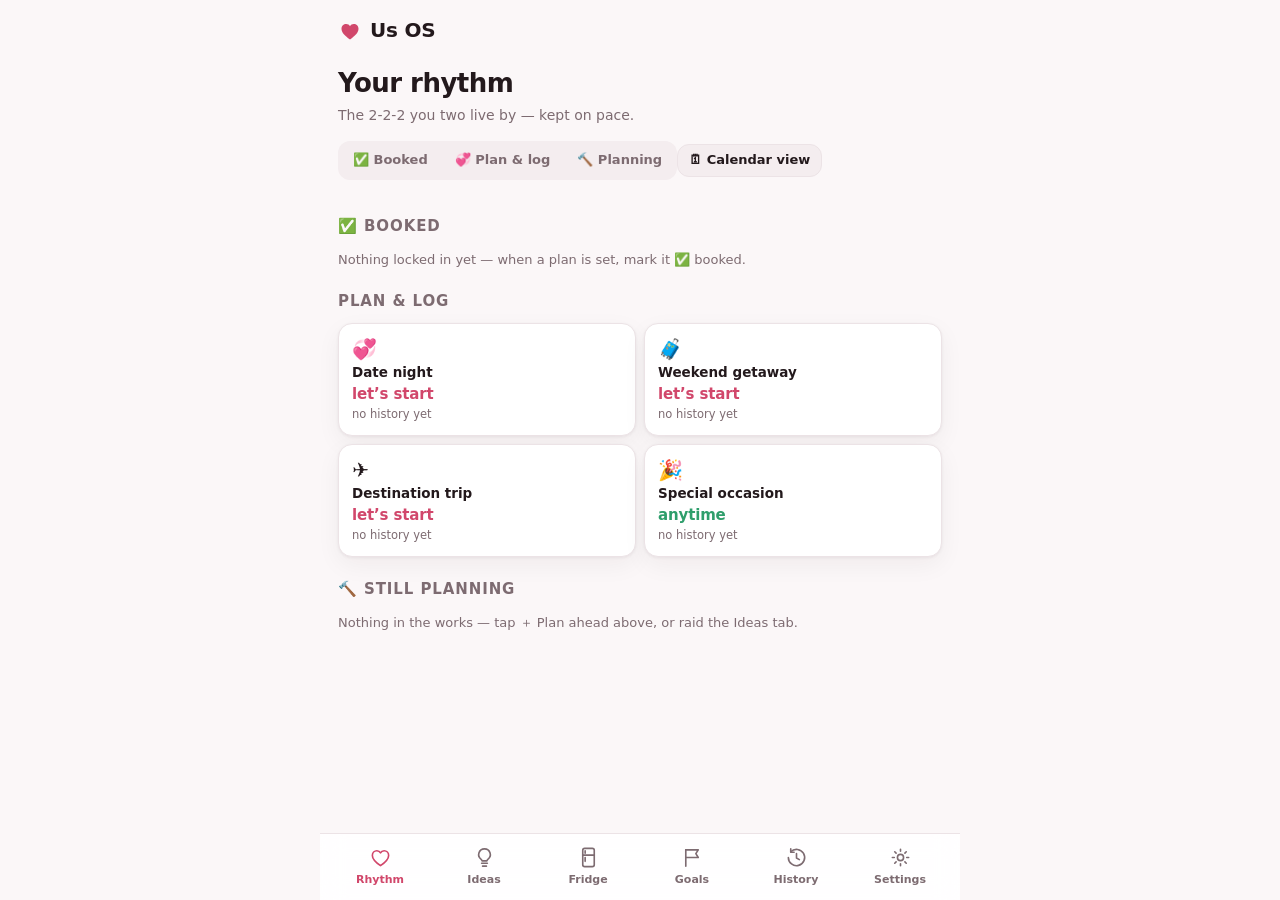
<file: index.html>
<!DOCTYPE html>
<html lang="en" data-theme="light" data-accent="rose">
<head>
  <meta charset="UTF-8">
  <meta name="viewport" content="width=device-width, initial-scale=1, viewport-fit=cover">
  <meta name="theme-color" content="#fbf7f8">
  <title>Ortiz Us OS</title>
  <meta name="description" content="Chris & Kat's 2-2-2 app — date nights, getaways, and trips, kept on rhythm.">

  <link rel="manifest" href="./manifest.json">
  <link rel="icon" href="./icons/icon.svg" type="image/svg+xml">
  <link rel="apple-touch-icon" href="./icons/icon.svg">
  <link rel="stylesheet" href="./styles.css">
</head>
<body>
  <div class="app">
    <header class="topbar">
      <span class="wordmark">
        <svg class="mark" viewBox="0 0 24 24" aria-hidden="true"><path d="M12 20.5C7 17 3.5 13.8 3.5 9.8 3.5 7 5.6 5 8.2 5c1.7 0 3.1.9 3.8 2.2C12.7 5.9 14.1 5 15.8 5c2.6 0 4.7 2 4.7 4.8 0 4-3.5 7.2-8.5 10.7z"/></svg>
        Us&nbsp;OS
      </span>
    </header>

    <main id="view"></main>

    <nav class="tabbar">
      <button class="tab active" data-tab="rhythm"><svg viewBox="0 0 24 24"><path d="M12 20.5C7 17 3.5 13.8 3.5 9.8 3.5 7 5.6 5 8.2 5c1.7 0 3.1.9 3.8 2.2C12.7 5.9 14.1 5 15.8 5c2.6 0 4.7 2 4.7 4.8 0 4-3.5 7.2-8.5 10.7z"/></svg><span>Rhythm</span></button>
      <button class="tab" data-tab="ideas"><svg viewBox="0 0 24 24"><path d="M9 18h6M10 21h4M12 3a6 6 0 0 1 3.5 10.9c-.6.5-.9 1-1 1.6H9.5c-.1-.6-.4-1.1-1-1.6A6 6 0 0 1 12 3z"/></svg><span>Ideas</span></button>
      <button class="tab" data-tab="fridge"><svg viewBox="0 0 24 24"><rect x="6" y="2.5" width="12" height="19" rx="2"/><path d="M6 9.5h12M8.5 5v2.5M8.5 12v4"/></svg><span>Fridge</span></button>
      <button class="tab" data-tab="goals"><svg viewBox="0 0 24 24"><path d="M5 21V4"/><path d="M5 4h13l-2.5 4L18 12H5"/></svg><span>Goals</span></button>
      <button class="tab" data-tab="history"><svg viewBox="0 0 24 24"><path d="M3.5 12a8.5 8.5 0 1 0 2.5-6"/><path d="M6 3v3.5H9.5"/><path d="M12 8v4.5l3 1.7"/></svg><span>History</span></button>
      <button class="tab" data-tab="settings"><svg viewBox="0 0 24 24"><circle cx="12" cy="12" r="3.2"/><path d="M12 3.5v2M12 18.5v2M3.5 12h2M18.5 12h2M6 6l1.4 1.4M16.6 16.6 18 18M18 6l-1.4 1.4M7.4 16.6 6 18"/></svg><span>Settings</span></button>
    </nav>
  </div>
  <script src="./ortiz-drive.js"></script>
  <script type="module" src="./app.js"></script>
</body>
</html>
</file>
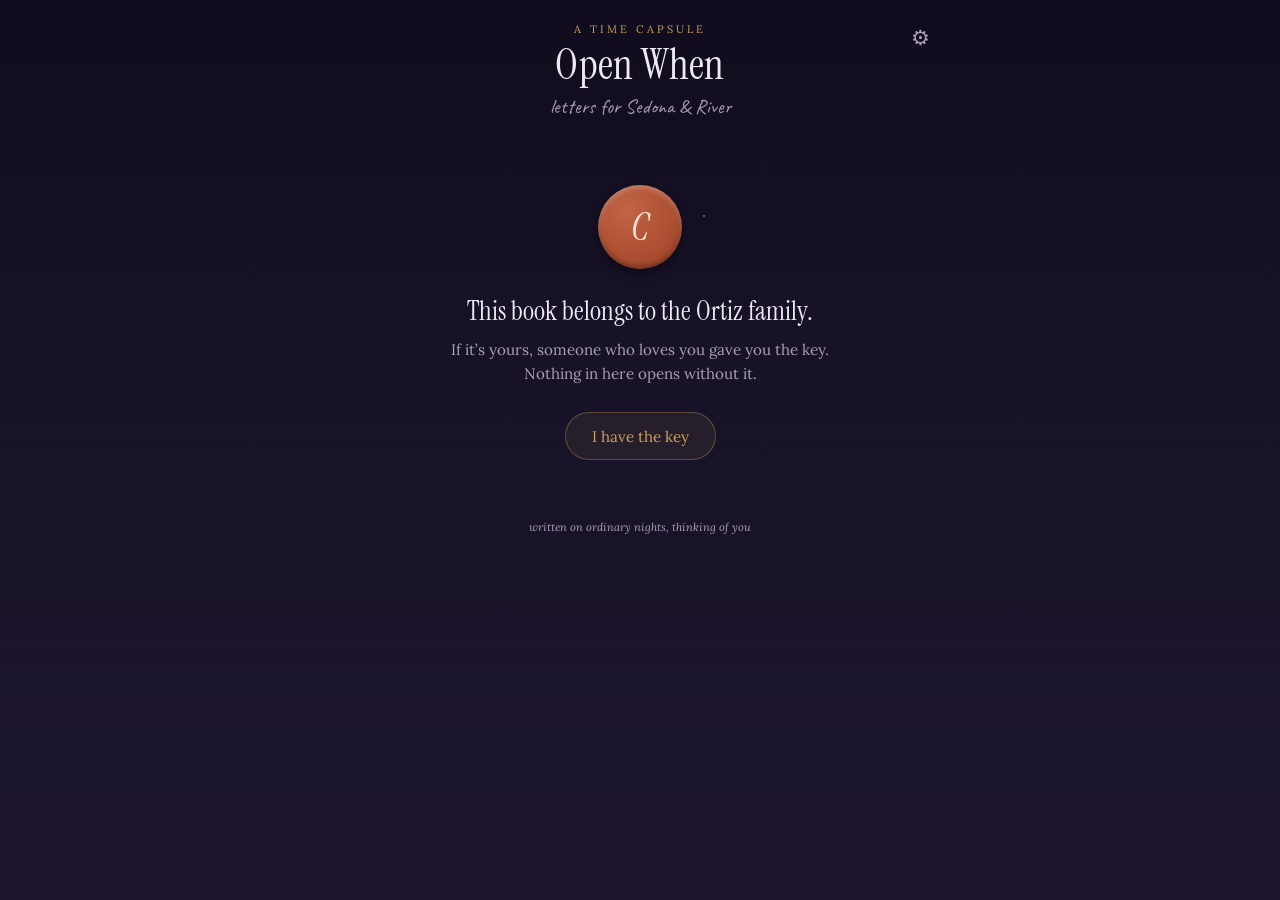
<file: open-when/index.html>
<!DOCTYPE html>
<html lang="en">
<head>
<meta charset="UTF-8">
<meta name="viewport" content="width=device-width, initial-scale=1.0, viewport-fit=cover">
<title>Open When — for Sedona &amp; River</title>
<link rel="preconnect" href="https://fonts.googleapis.com">
<link rel="preconnect" href="https://fonts.gstatic.com" crossorigin>
<link href="https://fonts.googleapis.com/css2?family=Instrument+Serif:ital@0;1&family=Lora:ital,wght@0,400;0,500;1,400&family=Caveat:wght@500;600&display=swap" rel="stylesheet">
<style>
  :root {
    --night: #171226;
    --night-2: #221b35;
    --night-3: #2d2544;
    --paper: #f2e8d6;
    --paper-dim: #e3d5bd;
    --ink: #2c2236;
    --ink-soft: #5c4f66;
    --gold: #c9a35c;
    --gold-soft: rgba(201, 163, 92, 0.35);
    --sedona: #c05b3d;
    --sedona-wax: #9c3f24;
    --river: #4f8fa3;
    --river-wax: #2f6577;
    --both: #8a6fae;
    --both-wax: #6b5390;
    --kat: #b06a8f;
    --text: #efe9f5;
    --text-dim: #a99fb8;
  }
  * { margin: 0; padding: 0; box-sizing: border-box; -webkit-tap-highlight-color: transparent; }
  [hidden] { display: none !important; }
  html { font-size: 16px; }
  body {
    background: var(--night);
    background-image:
      radial-gradient(1px 1px at 12% 18%, rgba(255,255,255,.45) 50%, transparent 51%),
      radial-gradient(1px 1px at 78% 9%, rgba(255,255,255,.35) 50%, transparent 51%),
      radial-gradient(1.5px 1.5px at 55% 24%, rgba(255,255,255,.3) 50%, transparent 51%),
      radial-gradient(1px 1px at 33% 6%, rgba(255,255,255,.4) 50%, transparent 51%),
      radial-gradient(1px 1px at 90% 30%, rgba(255,255,255,.25) 50%, transparent 51%),
      linear-gradient(180deg, #100c1d 0%, var(--night) 38%, #1d1530 100%);
    background-attachment: fixed;
    color: var(--text);
    font-family: 'Lora', Georgia, serif;
    min-height: 100vh;
    padding-bottom: calc(24px + env(safe-area-inset-bottom));
  }
  .wrap { max-width: 640px; margin: 0 auto; padding: 0 18px; }

  /* ---------- Header ---------- */
  header { padding: calc(22px + env(safe-area-inset-top)) 0 6px; text-align: center; position: relative; }
  .eyebrow {
    font-family: 'Lora', serif; font-size: .68rem; letter-spacing: .28em;
    text-transform: uppercase; color: var(--gold); margin-bottom: 8px;
  }
  h1 {
    font-family: 'Instrument Serif', serif; font-weight: 400;
    font-size: 2.6rem; line-height: 1.05; letter-spacing: .01em;
  }
  h1 .amp { font-style: italic; color: var(--gold); }
  .sub {
    font-family: 'Caveat', cursive; font-size: 1.25rem; color: var(--text-dim);
    margin-top: 6px;
  }
  .gear {
    position: absolute; top: calc(16px + env(safe-area-inset-top)); right: 0;
    min-width: 44px; min-height: 44px; background: none; border: none;
    color: var(--text-dim); font-size: 1.3rem; cursor: pointer;
  }

  /* ---------- Mode toggle ---------- */
  .mode-row { display: flex; justify-content: center; margin: 18px 0 4px; }
  .mode-toggle {
    display: flex; background: var(--night-2); border: 1px solid var(--night-3);
    border-radius: 999px; padding: 4px; gap: 4px;
  }
  .mode-toggle button {
    min-height: 44px; padding: 0 20px; border: none; border-radius: 999px;
    background: transparent; color: var(--text-dim); font-family: 'Lora', serif;
    font-size: .9rem; cursor: pointer; transition: background .2s, color .2s;
  }
  .mode-toggle button.active { background: var(--gold); color: var(--ink); font-weight: 500; }

  .mode-note {
    text-align: center; font-size: .78rem; color: var(--text-dim);
    margin: 8px 0 2px; font-style: italic;
  }
  .sync-row {
    display: flex; justify-content: center; align-items: center; gap: 8px;
    margin: 4px 0 2px; font-size: .72rem; color: var(--text-dim);
  }
  .sync-dot { width: 8px; height: 8px; border-radius: 50%; background: #6b6280; }
  .sync-dot.ok { background: #6fae7c; }
  .sync-dot.busy { background: var(--gold); }
  .sync-dot.err { background: var(--sedona); }
  .sync-btn {
    background: none; border: none; color: var(--gold); font-family: 'Lora', serif;
    font-size: .72rem; cursor: pointer; min-height: 32px; padding: 0 6px;
    text-decoration: underline; text-underline-offset: 3px;
  }
  .nudge {
    text-align: center; font-size: .78rem; color: var(--text-dim);
    font-style: italic; margin: 10px 0 0;
  }

  /* ---------- Daughter tabs ---------- */
  .tabs { display: flex; gap: 10px; margin: 18px 0 20px; }
  .tab {
    flex: 1; min-height: 48px; border-radius: 14px; border: 1px solid var(--night-3);
    background: var(--night-2); color: var(--text-dim); font-family: 'Instrument Serif', serif;
    font-size: 1.15rem; cursor: pointer; transition: all .2s; position: relative; overflow: hidden;
  }
  .tab::after {
    content: ''; position: absolute; left: 0; right: 0; bottom: 0; height: 3px;
    background: transparent; transition: background .2s;
  }
  .tab.active { color: var(--text); background: var(--night-3); }
  .tab.active[data-who="sedona"]::after { background: var(--sedona); }
  .tab.active[data-who="river"]::after { background: var(--river); }
  .tab.active[data-who="both"]::after { background: var(--both); }

  /* ---------- Prompt card (author mode) ---------- */
  .prompt-card {
    background: linear-gradient(160deg, var(--night-2), var(--night-3));
    border: 1px solid var(--gold-soft); border-radius: 18px;
    padding: 20px; margin-bottom: 26px;
  }
  .prompt-label {
    font-size: .66rem; letter-spacing: .24em; text-transform: uppercase;
    color: var(--gold); margin-bottom: 10px;
  }
  .prompt-q {
    font-family: 'Instrument Serif', serif; font-size: 1.45rem; line-height: 1.3;
    margin-bottom: 14px;
  }
  .prompt-card textarea {
    width: 100%; min-height: 92px; background: rgba(0,0,0,.25);
    border: 1px solid var(--night-3); border-radius: 12px; padding: 12px;
    color: var(--text); font-family: 'Lora', serif; font-size: 1rem; resize: vertical;
  }
  .prompt-card textarea:focus { outline: 2px solid var(--gold-soft); }
  .prompt-actions { display: flex; gap: 10px; margin-top: 12px; flex-wrap: wrap; }
  .btn {
    min-height: 44px; padding: 0 18px; border-radius: 12px; border: none;
    font-family: 'Lora', serif; font-size: .92rem; cursor: pointer;
  }
  .btn-gold { background: var(--gold); color: var(--ink); font-weight: 500; flex: 1; }
  .btn-ghost { background: transparent; color: var(--text-dim); border: 1px solid var(--night-3); }

  /* ---------- Section headings ---------- */
  .section-h {
    display: flex; align-items: baseline; justify-content: space-between;
    margin: 4px 2px 14px;
  }
  .section-h h2 { font-family: 'Instrument Serif', serif; font-weight: 400; font-size: 1.5rem; }
  .section-h .count { font-size: .78rem; color: var(--text-dim); }

  /* ---------- Envelope grid ---------- */
  .shelf { display: grid; grid-template-columns: 1fr 1fr; gap: 14px; margin-bottom: 30px; }
  @media (max-width: 380px) { .shelf { grid-template-columns: 1fr; } }

  .envelope {
    position: relative; border-radius: 10px; cursor: pointer;
    background: linear-gradient(175deg, var(--paper) 0%, var(--paper-dim) 100%);
    color: var(--ink); padding: 44px 14px 14px; min-height: 128px;
    box-shadow: 0 6px 18px rgba(0,0,0,.35), inset 0 0 0 1px rgba(255,255,255,.4);
    transition: transform .15s;
  }
  .envelope:active { transform: scale(.97); }
  .envelope .flap {
    position: absolute; top: 0; left: 0; right: 0; height: 34px;
    background: linear-gradient(180deg, var(--paper-dim), rgba(0,0,0,.06));
    clip-path: polygon(0 0, 100% 0, 50% 100%);
    border-radius: 10px 10px 0 0;
  }
  .envelope .seal {
    position: absolute; top: 16px; left: 50%; transform: translateX(-50%);
    width: 38px; height: 38px; border-radius: 50%;
    display: flex; align-items: center; justify-content: center;
    font-family: 'Instrument Serif', serif; font-style: italic; font-size: 1.15rem;
    color: rgba(255, 240, 225, .92);
    box-shadow: 0 2px 5px rgba(0,0,0,.35), inset 0 -2px 3px rgba(0,0,0,.3), inset 0 2px 3px rgba(255,255,255,.25);
    z-index: 2;
  }
  .envelope.w-sedona .seal { background: radial-gradient(circle at 35% 30%, #c26545, var(--sedona-wax)); }
  .envelope.w-river .seal { background: radial-gradient(circle at 35% 30%, #5f9cb0, var(--river-wax)); }
  .envelope.w-both .seal { background: radial-gradient(circle at 35% 30%, #9a7fc0, var(--both-wax)); }
  .envelope.opened .seal { opacity: .35; filter: grayscale(.5); }
  .envelope.opened .flap { clip-path: polygon(0 0, 100% 0, 50% 30%); opacity: .6; }

  .env-when {
    font-family: 'Caveat', cursive; font-size: 1.28rem; line-height: 1.15;
    color: var(--ink); text-align: center; margin-top: 2px;
  }
  .env-meta {
    text-align: center; font-size: .72rem; color: var(--ink-soft);
    margin-top: 8px; letter-spacing: .04em;
  }
  .env-status {
    position: absolute; bottom: 8px; left: 0; right: 0; text-align: center;
    font-size: .66rem; letter-spacing: .14em; text-transform: uppercase; color: var(--ink-soft);
  }
  .env-status.ready { color: var(--sedona-wax); font-weight: 600; }

  /* ---------- Milestone detail / entry list ---------- */
  .back-row { margin: 14px 0 10px; }
  .back-btn {
    background: none; border: none; color: var(--gold); font-family: 'Lora', serif;
    font-size: .9rem; cursor: pointer; min-height: 44px; padding: 0 6px;
  }
  .detail-title { font-family: 'Caveat', cursive; font-size: 2rem; text-align: center; margin-bottom: 4px; }
  .detail-sub { text-align: center; color: var(--text-dim); font-size: .82rem; margin-bottom: 20px; }
  .unlock-row { text-align: center; margin: -8px 0 18px; }
  .unlock-row .state { font-size: .78rem; color: var(--text-dim); font-style: italic; display: block; margin-bottom: 8px; }
  .unlock-btn {
    min-height: 40px; padding: 0 16px; border-radius: 999px; cursor: pointer;
    background: rgba(201,163,92,.08); border: 1px dashed var(--gold-soft);
    color: var(--gold); font-family: 'Lora', serif; font-size: .8rem; margin: 0 4px 6px;
  }

  .entry-card {
    background: var(--paper); color: var(--ink); border-radius: 14px;
    padding: 18px; margin-bottom: 14px; box-shadow: 0 4px 14px rgba(0,0,0,.3);
    position: relative;
  }
  .entry-card.by-kat { border-left: 4px solid var(--kat); }
  .entry-type {
    display: inline-block; font-size: .62rem; letter-spacing: .18em; text-transform: uppercase;
    padding: 4px 10px; border-radius: 999px; margin-bottom: 10px; color: #fff;
  }
  .t-letter { background: var(--sedona-wax); }
  .t-answer { background: var(--both-wax); }
  .t-photo { background: var(--river-wax); }
  .t-voice { background: #7a6a3a; }
  .entry-title { font-family: 'Instrument Serif', serif; font-size: 1.3rem; margin-bottom: 6px; }
  .entry-q { font-style: italic; color: var(--ink-soft); font-size: .92rem; margin-bottom: 8px; }
  .entry-body { font-size: .96rem; line-height: 1.55; white-space: pre-line; }
  .entry-date { font-size: .72rem; color: var(--ink-soft); margin-top: 12px; }
  .entry-actions { position: absolute; top: 10px; right: 10px; display: flex; gap: 4px; }
  .entry-actions button {
    min-width: 40px; min-height: 40px; border: none; background: none;
    color: var(--ink-soft); font-size: .95rem; cursor: pointer; border-radius: 8px;
  }
  .entry-actions button:active { background: rgba(0,0,0,.08); }
  .photo-frame {
    min-height: 130px; border-radius: 8px; margin-bottom: 10px; overflow: hidden;
    border: 6px solid #fff; box-shadow: 0 2px 8px rgba(0,0,0,.2);
    display: flex; align-items: flex-end; padding: 0; position: relative;
    background: linear-gradient(135deg, #4f8fa3, #2d2544);
  }
  .photo-frame img { width: 100%; display: block; }
  .photo-frame span {
    position: absolute; left: 8px; bottom: 8px;
    font-family: 'Caveat', cursive; font-size: 1.05rem; color: rgba(255,255,255,.95);
    text-shadow: 0 1px 3px rgba(0,0,0,.5);
  }
  .voice-bar {
    display: flex; align-items: center; gap: 10px; background: rgba(0,0,0,.06);
    border-radius: 10px; padding: 12px; margin-bottom: 6px;
  }
  .voice-dot { width: 44px; height: 44px; border-radius: 50%; background: var(--sedona); border: none;
    display: flex; align-items: center; justify-content: center; color: #fff; font-size: .85rem; cursor: pointer; flex-shrink: 0; }
  .voice-wave { flex: 1; height: 20px; background:
    repeating-linear-gradient(90deg, var(--ink-soft) 0 2px, transparent 2px 6px);
    opacity: .5; border-radius: 3px; }
  .voice-time { font-size: .78rem; color: var(--ink-soft); }
  .media-note { font-size: .75rem; color: var(--ink-soft); font-style: italic; margin-bottom: 8px; }
  .retry-chip {
    min-height: 36px; border-radius: 999px; border: 1px dashed var(--sedona-wax);
    background: none; color: var(--sedona-wax); font-family: 'Lora', serif;
    font-size: .75rem; cursor: pointer; padding: 0 12px; margin-bottom: 8px;
  }

  .add-row { display: grid; grid-template-columns: 1fr 1fr; gap: 10px; margin: 18px 0 30px; }
  .add-btn {
    min-height: 52px; border-radius: 12px; border: 1px dashed var(--gold-soft);
    background: rgba(201,163,92,.06); color: var(--gold); font-family: 'Lora', serif;
    font-size: .88rem; cursor: pointer;
  }

  /* ---------- Opened letter ---------- */
  .letter-open {
    background: var(--paper); color: var(--ink); border-radius: 4px;
    padding: 30px 24px; margin: 10px 0 30px;
    box-shadow: 0 10px 30px rgba(0,0,0,.45);
    animation: rise .5s ease;
  }
  @keyframes rise { from { transform: translateY(18px); opacity: 0; } to { transform: none; opacity: 1; } }
  @media (prefers-reduced-motion: reduce) {
    .letter-open { animation: none; }
    .seal-crack { animation: none !important; }
  }
  .letter-open .salutation { font-family: 'Caveat', cursive; font-size: 1.6rem; margin-bottom: 14px; }
  .letter-open .body { font-size: 1.02rem; line-height: 1.7; white-space: pre-line; }
  .letter-open .sig { font-family: 'Caveat', cursive; font-size: 1.5rem; margin-top: 20px; text-align: right; }
  .letter-open .sig.by-kat { color: var(--kat); }

  @keyframes crack {
    0% { transform: translateX(-50%) scale(1) rotate(0); opacity: 1; }
    40% { transform: translateX(-50%) scale(1.15) rotate(-6deg); }
    100% { transform: translateX(-50%) scale(.6) rotate(14deg); opacity: 0; }
  }
  .seal-crack { animation: crack .55s ease forwards; }

  /* ---------- Locked landing ---------- */
  .locked {
    text-align: center; padding: 60px 10px 40px;
  }
  .locked .big-seal {
    width: 84px; height: 84px; border-radius: 50%; margin: 0 auto 24px;
    background: radial-gradient(circle at 35% 30%, #c26545, var(--sedona-wax));
    display: flex; align-items: center; justify-content: center;
    font-family: 'Instrument Serif', serif; font-style: italic; font-size: 2.4rem;
    color: rgba(255,240,225,.92);
    box-shadow: 0 4px 10px rgba(0,0,0,.4), inset 0 -3px 5px rgba(0,0,0,.3), inset 0 3px 5px rgba(255,255,255,.25);
  }
  .locked h2 { font-family: 'Instrument Serif', serif; font-weight: 400; font-size: 1.7rem; margin-bottom: 10px; }
  .locked p { color: var(--text-dim); font-size: .95rem; line-height: 1.6; max-width: 400px; margin: 0 auto 26px; }
  .locked .key-btn {
    min-height: 48px; padding: 0 26px; border-radius: 999px; border: 1px solid var(--gold-soft);
    background: rgba(201,163,92,.08); color: var(--gold); font-family: 'Lora', serif;
    font-size: .95rem; cursor: pointer;
  }

  /* ---------- Toast ---------- */
  .toast {
    position: fixed; bottom: calc(28px + env(safe-area-inset-bottom)); left: 50%;
    transform: translateX(-50%); background: var(--paper); color: var(--ink);
    padding: 12px 20px; border-radius: 999px; font-size: .88rem;
    box-shadow: 0 6px 20px rgba(0,0,0,.4); z-index: 1200; max-width: 88vw; text-align: center;
    animation: rise .3s ease;
  }

  /* ---------- Modal ---------- */
  .modal-overlay {
    position: fixed; inset: 0; background: rgba(10,7,18,.72); display: flex;
    align-items: center; justify-content: center; z-index: 1000; padding: 18px;
  }
  .modal-box {
    background: var(--night-2); border: 1px solid var(--night-3); border-radius: 16px;
    padding: 22px; max-width: 420px; width: 100%; max-height: 84vh; overflow-y: auto;
  }
  .modal-box h3 { font-family: 'Instrument Serif', serif; font-weight: 400; font-size: 1.4rem; margin-bottom: 6px; }
  .modal-box p { color: var(--text-dim); font-size: .9rem; margin-bottom: 14px; }
  .modal-box label { display: block; font-size: .72rem; letter-spacing: .14em; text-transform: uppercase; color: var(--gold); margin: 12px 0 6px; }
  .modal-box input[type="text"], .modal-box input[type="password"], .modal-box input[type="date"],
  .modal-box textarea, .modal-box select {
    width: 100%; background: rgba(0,0,0,.28); border: 1px solid var(--night-3);
    border-radius: 10px; padding: 12px; color: var(--text);
    font-family: 'Lora', serif; font-size: .95rem; min-height: 44px;
  }
  .modal-box textarea { min-height: 110px; resize: vertical; }
  .modal-box .hint { font-size: .72rem; color: var(--text-dim); font-style: italic; margin-top: 4px; }
  .modal-buttons { display: flex; gap: 12px; margin-top: 20px; }
  .modal-buttons button { flex: 1; min-height: 44px; border-radius: 10px; font-size: 1rem; border: none; cursor: pointer; font-family: 'Lora', serif; }
  .btn-primary { background: var(--gold); color: var(--ink); font-weight: 500; }
  .btn-secondary { background: var(--night-3); color: var(--text-dim); }
  .btn-danger-ghost { background: none; border: 1px solid var(--sedona-wax); color: var(--sedona); }
  .settings-action {
    display: block; width: 100%; min-height: 44px; margin-top: 8px; border-radius: 10px;
    border: 1px solid var(--night-3); background: rgba(0,0,0,.15); color: var(--text);
    font-family: 'Lora', serif; font-size: .9rem; cursor: pointer; text-align: left; padding: 0 14px;
  }
  .settings-sep { border: none; border-top: 1px solid var(--night-3); margin: 18px 0 4px; }
  .version-line { text-align: center; font-size: .7rem; color: var(--text-dim); margin-top: 16px; }

  /* ---------- Recorder ---------- */
  .rec-wrap { text-align: center; padding: 8px 0; }
  .rec-time { font-family: 'Instrument Serif', serif; font-size: 2rem; margin: 8px 0; }
  .rec-btn {
    width: 74px; height: 74px; border-radius: 50%; border: none; cursor: pointer;
    background: radial-gradient(circle at 35% 30%, #c26545, var(--sedona-wax));
    color: #fff; font-size: 1.5rem; box-shadow: 0 4px 12px rgba(0,0,0,.4);
  }
  .rec-btn.recording { animation: pulse 1.2s infinite; }
  @keyframes pulse { 0%,100% { box-shadow: 0 0 0 0 rgba(192,91,61,.5); } 50% { box-shadow: 0 0 0 14px rgba(192,91,61,0); } }
  .rec-note { font-size: .78rem; color: var(--text-dim); font-style: italic; margin-top: 10px; }
  .upload-bar { height: 6px; background: var(--night-3); border-radius: 3px; overflow: hidden; margin-top: 12px; }
  .upload-bar > div { height: 100%; width: 0%; background: var(--gold); transition: width .2s; }

  footer { text-align: center; color: var(--text-dim); font-size: .7rem; padding: 20px 0 6px; font-style: italic; }

  /* ---------- Print ---------- */
  #printRoot { display: none; }
  body.printing .wrap { display: none; }
  body.printing { background: #fff; }
  body.printing #printRoot { display: block; }
  #printRoot { background: #fff; color: #2c2236; font-family: 'Lora', Georgia, serif; padding: 24px; max-width: 720px; margin: 0 auto; }
  #printRoot h1 { font-family: 'Instrument Serif', serif; font-weight: 400; font-size: 2.2rem; text-align: center; margin: 20px 0 4px; color: #2c2236; }
  #printRoot .p-eyebrow { text-align: center; font-size: .7rem; letter-spacing: .26em; text-transform: uppercase; color: #9c7a3c; margin-top: 30px; }
  #printRoot .p-sub { text-align: center; font-family: 'Caveat', cursive; font-size: 1.2rem; color: #5c4f66; margin-bottom: 30px; }
  #printRoot .p-daughter { page-break-before: always; }
  #printRoot .p-daughter h2 { font-family: 'Instrument Serif', serif; font-weight: 400; font-size: 1.9rem; text-align: center; margin: 40px 0 6px; }
  #printRoot .p-daughter .rule { width: 60px; height: 3px; margin: 0 auto 10px; border-radius: 2px; }
  #printRoot .p-ms { margin: 34px 0 10px; }
  #printRoot .p-ms h3 { font-family: 'Caveat', cursive; font-size: 1.6rem; color: #5c4f66; margin-bottom: 12px; }
  #printRoot .p-entry { border: 1px solid #e3d5bd; background: #faf5ea; border-radius: 8px; padding: 20px 22px; margin-bottom: 16px; page-break-inside: avoid; }
  #printRoot .p-entry.by-kat { border-left: 4px solid #b06a8f; }
  #printRoot .p-entry .p-title { font-family: 'Instrument Serif', serif; font-size: 1.25rem; margin-bottom: 6px; }
  #printRoot .p-entry .p-q { font-style: italic; color: #5c4f66; font-size: .9rem; margin-bottom: 8px; }
  #printRoot .p-entry .p-body { font-size: .95rem; line-height: 1.65; white-space: pre-line; }
  #printRoot .p-entry .p-meta { font-size: .72rem; color: #8a7d94; margin-top: 12px; }
  #printRoot .p-entry img { max-width: 100%; border: 5px solid #fff; box-shadow: 0 1px 4px rgba(0,0,0,.2); border-radius: 4px; margin-bottom: 10px; }
  #printRoot .keeper-body { white-space: pre-line; font-size: 1rem; line-height: 1.75; }
  .print-close {
    position: fixed; top: 14px; right: 14px; z-index: 1300;
    min-height: 44px; padding: 0 18px; border-radius: 999px; border: none;
    background: #2c2236; color: #fff; font-family: 'Lora', serif; cursor: pointer;
  }
  @media print {
    .print-close, .toast, .modal-overlay { display: none !important; }
    body.printing { padding: 0; }
  }
</style>
</head>
<body>
  <div class="wrap">
    <header>
      <div class="eyebrow">A time capsule</div>
      <h1>Open When</h1>
      <div class="sub" id="subline">letters for Sedona &amp; River</div>
      <button class="gear" id="gearBtn" aria-label="Settings">&#9881;</button>
    </header>

    <div class="mode-row" id="modeRow" hidden>
      <div class="mode-toggle">
        <button id="modeAuthor" class="active">Author</button>
        <button id="modePreview">Preview as&hellip;</button>
      </div>
    </div>
    <div class="mode-note" id="modeNote" hidden></div>
    <div class="sync-row" id="syncRow" hidden>
      <span class="sync-dot" id="syncDot"></span>
      <span id="syncText">Not connected</span>
      <button class="sync-btn" id="syncBtn">Sync now</button>
    </div>

    <div id="app"></div>

    <footer id="footerLine">written on ordinary nights, thinking of you</footer>
  </div>
  <div id="printRoot"></div>

<script>
'use strict';

const APP_VERSION = '1.0.0';

/* ============ Arizona time (no DST — never derive "today" from toISOString) ============ */

const AZ = {
  tz: 'America/Phoenix',
  today() { return new Intl.DateTimeFormat('en-CA', { timeZone: this.tz }).format(new Date()); },
  dateKey(d) { return new Intl.DateTimeFormat('en-CA', { timeZone: this.tz }).format(d); },
  monthYear(dateStr) {
    if (!dateStr) return '';
    const [y, m, day] = dateStr.split('-').map(Number);
    return new Date(y, m - 1, day).toLocaleDateString('en-US', { month: 'short', year: 'numeric' });
  },
  pretty(dateStr) {
    const [y, m, day] = dateStr.split('-').map(Number);
    return new Date(y, m - 1, day).toLocaleDateString('en-US', { month: 'long', day: 'numeric', year: 'numeric' });
  }
};

/* ============ Local storage ============ */

const Store = {
  ns: 'openwhen_',
  get(key, fallback = null) {
    try {
      const raw = localStorage.getItem(this.ns + key);
      return raw === null ? fallback : JSON.parse(raw);
    } catch (e) { return fallback; }
  },
  set(key, value) {
    try { localStorage.setItem(this.ns + key, JSON.stringify(value)); return true; }
    catch (e) { return false; }
  },
  remove(key) { localStorage.removeItem(this.ns + key); }
};

/* ============ Static content ============ */

const MILESTONES = [
  { id: 'turn13',    when: 'Open when you turn 13',           unlock: { type: 'age', years: 13 } },
  { id: 'turn16',    when: 'Open when you turn 16',           unlock: { type: 'age', years: 16 } },
  { id: 'turn18',    when: 'Open when you turn 18',           unlock: { type: 'age', years: 18 } },
  { id: 'graduate',  when: 'Open when you graduate',          unlock: { type: 'manual' } },
  { id: 'heartbreak',when: 'Open when your heart breaks',     unlock: { type: 'keeper' } },
  { id: 'wedding',   when: 'Open on your wedding day',        unlock: { type: 'keeper' } },
  { id: 'parent',    when: 'Open when you become a parent',   unlock: { type: 'keeper' } },
  { id: 'hardday',   when: 'Open on a hard day',              unlock: { type: 'keeper' } },
  { id: 'missme',    when: 'Open when you miss me',           unlock: { type: 'keeper' } }
];

const WHO_LABEL = { sedona: 'Sedona', river: 'River', both: 'Both girls' };
const AUTHOR_LABEL = { chris: 'Dad', kat: 'Mom' };

const PROMPTS = [
  // Who she is now
  'What does {name} do right now, at this age, that amazes you?',
  'Describe a moment with {name} from this month you never want to forget.',
  'What is {name} obsessed with right now, and what does it tell you about her?',
  'What do you hope {name} never loses about herself?',
  'How does {name} laugh? Describe it so she can hear it decades from now.',
  'What is something {name} taught YOU this year?',
  // Your story
  'What do you want {name} to know about how you and Mom met?',
  'What was your life like at the age she is right now?',
  'What is a story about your own parents that {name} should carry forward?',
  'What did you dream of becoming when you were a kid, and what happened to that dream?',
  'What is the hardest thing you ever did before she was born?',
  'What was the day {name} was born actually like — the parts photos never show?',
  // Hard-won lessons
  'What is a mistake you made that you want {name} to feel free to make too?',
  'What did you learn about love that took you too long to learn?',
  'What would you tell {name} on the night before her first real failure?',
  'What do you know about fear now that you wish you had known at 18?',
  'When did you change your mind about something big, and what changed it?',
  'What is the best advice you ever ignored, and how did that go?',
  // Us as a family
  'What family story must not be lost?',
  'What is a small ritual our family has that you hope she keeps alive?',
  'Describe an ordinary Saturday at our house right now, in detail.',
  'What do you love about watching {name} and her sister together?',
  'What was a hard season for our family, and how did we get through it?',
  'What do the holidays smell like, sound like, feel like at our house?',
  // Practical life
  'What should {name} know about money that school will never teach her?',
  'How do you decide whether someone deserves your trust?',
  'What should {name} look for in the people she chooses to build a life with?',
  'What is your actual recipe — the food you make that she will miss one day?',
  'How do you keep going on a day when nothing goes right?',
  // Faith & meaning
  'What does a good life look like to you, honestly?',
  'What do you believe about God, the universe, and why we are here?',
  'Where do you go — in your head or in the world — when you need peace?',
  'What are you most grateful for, and how did you learn gratitude?',
  'What do you hope happens after we die?',
  // For the future her
  'What song should {name} play when she needs to hear from you?',
  'What do you hope {name} is doing the day she reads this?',
  'What would you say to {name} on her wedding day if you only had one minute?',
  'What do you want {name} to tell her own kids about you?',
  'If {name} only remembers one sentence from you, what should it be?'
];

const KEEPER_TEMPLATE = [
  'OPEN WHEN — The Keeper’s Sheet',
  'For Kat, and for the important-documents folder.',
  '',
  'WHAT THIS IS',
  'A book of letters, photos, and voice notes written for Sedona and River over the years, sealed into "open when…" envelopes that unlock as they grow up.',
  '',
  'WHERE IT LIVES',
  'The app: https://ortizzle.github.io/open-when/',
  'The key (GitHub token): stored in [our password manager, under "Open When"].',
  '',
  'TO OPEN THE BOOK ON A NEW PHONE',
  '1. Open the app link above.',
  '2. Tap "I have the key" and paste the token in Settings.',
  '3. Choose "Reader" as who is using the device.',
  'The birthday envelopes will unlock on their own, on the right days.',
  '',
  'THE KEEPER PASSPHRASE',
  'Some envelopes don’t open on a date — heartbreak, a hard day, a wedding, becoming a parent, missing me. Those open when the moment is right, and you decide when that is. Enter the keeper passphrase on their device when it’s time. The passphrase is not written on this sheet on purpose.',
  '',
  'A NOTE FROM DAD',
  'Girls — if you’re reading this, someone who loves you handed you the key. Take your time. There’s no order and no hurry. Everything in here was written on ordinary nights, thinking about you.',
  '— Dad'
].join('\n');

/* ============ App state ============ */

let DB = Store.get('data', { records: {} });
let mode = 'author';            // 'author' | 'preview'  (author-role devices only)
let who = 'sedona';
let openMilestone = null;
let promptIdx = Store.get('prompt_idx', Math.floor((Date.now() / 86400000)) % PROMPTS.length);
let promptOverride = null;      // set by the ✨ Claude button
const openedSeals = new Set(Store.get('opened_seals', []));
const pendingMedia = new Map(); // entryId -> { blob, mime, kind } awaiting upload retry (session only)
const mediaCache = new Map();   // repo path -> object URL

const role = () => Store.get('role');                  // 'chris' | 'kat' | 'reader' | null
const isAuthor = () => role() === 'chris' || role() === 'kat';
const token = () => Store.get('token', '');
const settingsRec = () => DB.records['settings'] || null;
const birthdate = (w) => (settingsRec() && settingsRec().birthdates && settingsRec().birthdates[w]) || null;

const uid = () => 'e_' + Date.now().toString(36) + '_' + Math.random().toString(36).slice(2, 7);

const app = document.getElementById('app');
const el = (tag, cls, text) => {
  const n = document.createElement(tag);
  if (cls) n.className = cls;
  if (text !== undefined) n.textContent = text;
  return n;
};

function toast(msg) {
  const t = el('div', 'toast', msg);
  document.body.appendChild(t);
  setTimeout(() => t.remove(), 2600);
}

async function sha256hex(s) {
  const buf = await crypto.subtle.digest('SHA-256', new TextEncoder().encode(s));
  return [...new Uint8Array(buf)].map(b => b.toString(16).padStart(2, '0')).join('');
}

/* ============ Records ============ */

function activeEntries() {
  return Object.values(DB.records)
    .filter(r => r.type === 'entry' && !r.deleted)
    .sort((a, b) => (a.updatedAt || 0) - (b.updatedAt || 0));
}

function entriesFor(whoKey, msId) {
  return activeEntries().filter(e =>
    e.milestone === msId && (whoKey === 'both' ? e.who === 'both' : (e.who === whoKey || e.who === 'both'))
  );
}

// commit = local write + schedule sync. Every mutation must set updatedAt (merge depends on it).
function commit(mutate) {
  mutate(DB.records);
  Store.set('data', DB);
  scheduleSync();
}

function tombstone(id) {
  const r = DB.records[id];
  if (!r) return;
  commit(recs => { recs[id] = { ...r, deleted: true, updatedAt: Date.now() }; });
}

function updateSettingsRec(patch) {
  const cur = settingsRec() || { id: 'settings', type: 'settings', birthdates: {} };
  commit(recs => { recs['settings'] = { ...cur, ...patch, updatedAt: Date.now() }; });
}

/* ============ Unlocks ============ */

const unlockId = (w, ms) => 'unlock_' + w + '_' + ms;

function unlockRec(w, ms) {
  const r = DB.records[unlockId(w, ms)];
  return (r && !r.deleted) ? r : null;
}

function unlockDateFor(w, m) {
  if (m.unlock.type !== 'age') return null;
  const b = birthdate(w);
  if (!b) return null;
  const [y, mo, d] = b.split('-');
  return (Number(y) + m.unlock.years) + '-' + mo + '-' + d;
}

function writeUnlock(w, ms, by) {
  commit(recs => {
    recs[unlockId(w, ms)] = {
      id: unlockId(w, ms), type: 'unlock', who: w, milestone: ms,
      unlockedAt: AZ.today(), unlockedBy: by, updatedAt: Date.now()
    };
  });
}

// Auto-unlock writes the record the first time any device notices a birthday has passed (AZ time).
function ensureAutoUnlocks() {
  let changed = false;
  const today = AZ.today();
  for (const w of ['sedona', 'river']) {
    for (const m of MILESTONES) {
      if (m.unlock.type !== 'age' || unlockRec(w, m.id)) continue;
      const due = unlockDateFor(w, m);
      if (due && today >= due) { writeUnlock(w, m.id, 'auto'); changed = true; }
    }
  }
  return changed;
}

function unlockStateText(w, m) {
  const rec = unlockRec(w, m.id);
  if (rec) {
    const byLabel = { auto: 'on her birthday', keeper: 'by the keeper', author: 'by hand' };
    return 'Unlocked ' + (byLabel[rec.unlockedBy] || '') + ' · ' + AZ.pretty(rec.unlockedAt);
  }
  if (m.unlock.type === 'age') {
    const due = unlockDateFor(w, m);
    return due ? 'Unlocks on its own · ' + AZ.pretty(due) : 'Unlocks at ' + m.unlock.years + ' — set her birthdate in Settings';
  }
  if (m.unlock.type === 'keeper') return 'Sealed until the keeper decides the moment is right';
  return 'Sealed until you unlock it by hand';
}

/* ============ Gist sync (safe merge + tombstones) ============ */

const Sync = {
  filename: 'data.json',
  busy: false,
  headers() {
    return { 'Authorization': 'Bearer ' + token(), 'Accept': 'application/vnd.github+json' };
  },
  async pullRemote() {
    const id = Store.get('gist_id', '');
    if (!id) throw new Error('NO_GIST');
    const res = await fetch('https://api.github.com/gists/' + id, { headers: this.headers() });
    if (!res.ok) throw new Error('Gist fetch failed: ' + res.status);
    const gist = await res.json();
    const file = gist.files[this.filename];
    if (!file) return { records: {} };
    const text = file.truncated ? await (await fetch(file.raw_url)).text() : file.content;
    return JSON.parse(text || '{"records":{}}');
  },
  // Per-record newest-updatedAt wins; deletes are tombstones so they win merges too.
  merge(local, remote) {
    const out = { records: { ...remote.records } };
    for (const [id, rec] of Object.entries(local.records || {})) {
      const r = out.records[id];
      if (!r || (rec.updatedAt || 0) > (r.updatedAt || 0)) out.records[id] = rec;
    }
    const cutoff = Date.now() - 60 * 86400000;
    for (const [id, rec] of Object.entries(out.records)) {
      if (rec.deleted && rec.updatedAt < cutoff) delete out.records[id];
    }
    return out;
  },
  // Fetch-merge-write; never blind-overwrite (that's how one phone clobbers the other's letters).
  async save() {
    if (!token() || !Store.get('gist_id')) { setSyncUI('none'); return; }
    if (this.busy) return;
    this.busy = true;
    setSyncUI('busy');
    try {
      let merged = DB;
      try {
        const remote = await this.pullRemote();
        merged = this.merge(DB, remote);
      } catch (e) { if (String(e.message).includes('NO_GIST')) throw e; }
      const res = await fetch('https://api.github.com/gists/' + Store.get('gist_id'), {
        method: 'PATCH',
        headers: { ...this.headers(), 'Content-Type': 'application/json' },
        body: JSON.stringify({ files: { [this.filename]: { content: JSON.stringify(merged, null, 2) } } })
      });
      if (!res.ok) throw new Error('Gist save failed: ' + res.status);
      DB = merged;
      Store.set('data', DB);
      ensureAutoUnlocks();
      setSyncUI('ok');
      render();
    } catch (e) {
      setSyncUI('err');
    } finally {
      this.busy = false;
    }
  },
  async load() {
    if (!token() || !Store.get('gist_id')) { setSyncUI('none'); return; }
    setSyncUI('busy');
    try {
      const remote = await this.pullRemote();
      DB = this.merge(DB, remote);
      Store.set('data', DB);
      ensureAutoUnlocks();
      setSyncUI('ok');
      render();
    } catch (e) {
      setSyncUI('err');
    }
  }
};

let syncTimer = null;
function scheduleSync() {
  if (!token() || !Store.get('gist_id')) return;
  clearTimeout(syncTimer);
  syncTimer = setTimeout(() => Sync.save(), 2000);
}

function setSyncUI(state) {
  const row = document.getElementById('syncRow');
  const dot = document.getElementById('syncDot');
  const txt = document.getElementById('syncText');
  if (!token()) { row.hidden = true; return; }
  row.hidden = false;
  dot.className = 'sync-dot';
  if (!Store.get('gist_id')) { txt.textContent = 'Saved on this phone only — set up sync in Settings'; return; }
  if (state === 'busy') { dot.classList.add('busy'); txt.textContent = 'Syncing…'; }
  else if (state === 'ok') {
    dot.classList.add('ok');
    txt.textContent = 'Synced · ' + new Date().toLocaleTimeString('en-US', { hour: 'numeric', minute: '2-digit', timeZone: AZ.tz });
  }
  else if (state === 'err') { dot.classList.add('err'); txt.textContent = 'Couldn’t reach the shelf — saved here for now'; }
  else { txt.textContent = 'Ready to sync'; }
}

async function createFreshGist() {
  try {
    const res = await fetch('https://api.github.com/gists', {
      method: 'POST',
      headers: { ...Sync.headers(), 'Content-Type': 'application/json' },
      body: JSON.stringify({
        description: 'open-when-data',
        public: false,
        files: { 'data.json': { content: JSON.stringify(DB, null, 2) } }
      })
    });
    if (!res.ok) throw new Error(res.status);
    const gist = await res.json();
    Store.set('gist_id', gist.id);
    toast('Fresh shelf created. Everything will sync now.');
    setSyncUI('ok');
    return gist.id;
  } catch (e) {
    toast('Couldn’t create the Gist — check the token.');
    return null;
  }
}

/* ============ Media (private repo via contents API) ============ */

const mediaRepo = () => Store.get('media_repo', 'ortizzle/open-when-media');

function uploadMedia(path, blob, onProgress) {
  return new Promise((resolve, reject) => {
    const reader = new FileReader();
    reader.onerror = () => reject(new Error('read failed'));
    reader.onload = () => {
      const base64 = String(reader.result).split(',')[1];
      const xhr = new XMLHttpRequest();
      xhr.open('PUT', 'https://api.github.com/repos/' + mediaRepo() + '/contents/' + path);
      xhr.setRequestHeader('Authorization', 'Bearer ' + token());
      xhr.setRequestHeader('Accept', 'application/vnd.github+json');
      if (xhr.upload && onProgress) {
        xhr.upload.onprogress = (ev) => { if (ev.lengthComputable) onProgress(ev.loaded / ev.total); };
      }
      xhr.onload = () => (xhr.status >= 200 && xhr.status < 300) ? resolve() : reject(new Error('upload ' + xhr.status));
      xhr.onerror = () => reject(new Error('network'));
      xhr.send(JSON.stringify({ message: 'add ' + path, content: base64 }));
    };
    reader.readAsDataURL(blob);
  });
}

// Raw URLs don't work on private repos — fetch via the API with the auth header.
async function fetchMedia(path) {
  if (mediaCache.has(path)) return mediaCache.get(path);
  const res = await fetch('https://api.github.com/repos/' + mediaRepo() + '/contents/' + path, {
    headers: { 'Authorization': 'Bearer ' + token(), 'Accept': 'application/vnd.github.raw+json' }
  });
  if (!res.ok) throw new Error('media ' + res.status);
  const url = URL.createObjectURL(await res.blob());
  mediaCache.set(path, url);
  return url;
}

function compressPhoto(file) {
  return new Promise((resolve, reject) => {
    const img = new Image();
    const src = URL.createObjectURL(file);
    img.onerror = () => { URL.revokeObjectURL(src); reject(new Error('bad image')); };
    img.onload = () => {
      const MAX = 1600;
      let { width: w, height: h } = img;
      if (Math.max(w, h) > MAX) {
        const scale = MAX / Math.max(w, h);
        w = Math.round(w * scale); h = Math.round(h * scale);
      }
      const c = document.createElement('canvas');
      c.width = w; c.height = h;
      c.getContext('2d').drawImage(img, 0, 0, w, h);
      URL.revokeObjectURL(src);
      c.toBlob(b => b ? resolve(b) : reject(new Error('encode failed')), 'image/jpeg', 0.8);
    };
    img.src = src;
  });
}

// Entry text is already saved before this runs — media failure never loses the words.
function attachMedia(entryId, blob, mime, ext, onProgress) {
  const kind = mime.startsWith('audio') ? 'voice' : 'photos';
  const path = kind + '/' + entryId + '.' + ext;
  return uploadMedia(path, blob, onProgress).then(() => {
    pendingMedia.delete(entryId);
    const rec = DB.records[entryId];
    if (rec) commit(recs => { recs[entryId] = { ...rec, media: { ...(rec.media || {}), path, mime }, updatedAt: Date.now() }; });
  }).catch(err => {
    pendingMedia.set(entryId, { blob, mime, ext });
    throw err;
  });
}

function retryMedia(entryId) {
  const p = pendingMedia.get(entryId);
  if (!p) return;
  toast('Trying the upload again…');
  attachMedia(entryId, p.blob, p.mime, p.ext)
    .then(() => { toast('Attached. Safe and sound.'); render(); })
    .catch(() => toast('Still no luck — the words are saved, try again on better signal.'));
}

/* ============ Modal ============ */

function showModal({ title, message, confirmText = 'OK', cancelText = null, danger = false, onConfirm = null, buildBody = null }) {
  const overlay = el('div', 'modal-overlay');
  const box = el('div', 'modal-box');
  box.appendChild(el('h3', null, title));
  if (message) box.appendChild(el('p', null, message));
  let bodyApi = null;
  if (buildBody) bodyApi = buildBody(box);
  const row = el('div', 'modal-buttons');
  if (cancelText) {
    const c = el('button', 'btn-secondary', cancelText);
    c.addEventListener('click', () => overlay.remove());
    row.appendChild(c);
  }
  const ok = el('button', danger ? 'btn-danger-ghost' : 'btn-primary', confirmText);
  ok.addEventListener('click', () => {
    const keep = onConfirm ? onConfirm(bodyApi, () => overlay.remove()) : null;
    if (keep !== false) overlay.remove();
  });
  row.appendChild(ok);
  box.appendChild(row);
  overlay.appendChild(box);
  overlay.addEventListener('click', e => { if (e.target === overlay) overlay.remove(); });
  document.body.appendChild(overlay);
  return overlay;
}

/* ============ Rendering ============ */

const btnAuthor = document.getElementById('modeAuthor');
const btnPreview = document.getElementById('modePreview');
const modeRow = document.getElementById('modeRow');
const modeNote = document.getElementById('modeNote');
const subline = document.getElementById('subline');

function render() {
  if (!token()) { renderLocked(); return; }
  if (role() === 'reader') {
    modeRow.hidden = true;
    modeNote.hidden = false;
    modeNote.textContent = 'Some of these are ready for you. The rest are waiting for their day.';
    subline.textContent = 'from Mom & Dad, whenever you are ready';
    if (who === 'both') who = 'sedona';
    renderReaderShelf(true);
    return;
  }
  // Author-role device (Chris or Kat)
  modeRow.hidden = false;
  modeNote.hidden = false;
  if (mode === 'author') {
    modeNote.textContent = 'Your private writing desk. Only you see this.';
    subline.textContent = 'letters for Sedona & River, from Mom & Dad';
    renderAuthor();
  } else {
    modeNote.textContent = 'What she would see, today, with the real seals.';
    subline.textContent = 'from Mom & Dad, whenever you are ready';
    if (who === 'both') who = 'sedona';
    renderReaderShelf(false);
  }
  btnAuthor.classList.toggle('active', mode === 'author');
  btnPreview.classList.toggle('active', mode === 'preview');
}

/* ---------- Locked landing ---------- */

function renderLocked() {
  modeRow.hidden = true;
  modeNote.hidden = true;
  document.getElementById('syncRow').hidden = true;
  subline.textContent = 'letters for Sedona & River';
  app.textContent = '';
  const box = el('div', 'locked');
  box.appendChild(el('div', 'big-seal', 'C'));
  box.appendChild(el('h2', null, 'This book belongs to the Ortiz family.'));
  box.appendChild(el('p', null, 'If it’s yours, someone who loves you gave you the key. Nothing in here opens without it.'));
  const b = el('button', 'key-btn', 'I have the key');
  b.addEventListener('click', openSettings);
  box.appendChild(b);
  app.appendChild(box);
}

/* ---------- Author dashboard ---------- */

function renderAuthor() {
  app.textContent = '';

  // Gentle nudge — one quiet line, nothing red, nothing guilt-based.
  const entries = activeEntries();
  if (entries.length) {
    const last = entries.reduce((m, e) => e.createdAt > m ? e.createdAt : m, '0000');
    const days = Math.round((new Date(AZ.today() + 'T12:00:00') - new Date(last + 'T12:00:00')) / 86400000);
    const empty = MILESTONES.reduce((n, m) =>
      n + ['sedona', 'river'].filter(w => entriesFor(w, m.id).length === 0).length, 0);
    const parts = [days === 0 ? 'Last entry: today' : 'Last entry: ' + days + (days === 1 ? ' day ago' : ' days ago')];
    if (empty > 0) parts.push(empty + (empty === 1 ? ' envelope still empty' : ' envelopes still empty'));
    app.appendChild(el('div', 'nudge', parts.join(' · ')));
  } else {
    app.appendChild(el('div', 'nudge', 'The shelf is empty — start with whatever is easiest. Even one voice note counts.'));
  }

  const tabs = el('div', 'tabs');
  ['sedona', 'river', 'both'].forEach(k => {
    const b = el('button', 'tab' + (who === k ? ' active' : ''), WHO_LABEL[k]);
    b.dataset.who = k;
    b.addEventListener('click', () => { who = k; openMilestone = null; render(); });
    tabs.appendChild(b);
  });
  app.appendChild(tabs);

  if (openMilestone) { renderMilestoneDetail(); return; }

  // Tonight's prompt
  const card = el('div', 'prompt-card');
  card.appendChild(el('div', 'prompt-label', 'Tonight’s prompt'));
  const name = who === 'both' ? 'the girls' : WHO_LABEL[who];
  const qText = (promptOverride || PROMPTS[((promptIdx % PROMPTS.length) + PROMPTS.length) % PROMPTS.length]).split('{name}').join(name);
  card.appendChild(el('div', 'prompt-q', qText));
  const ta = document.createElement('textarea');
  ta.placeholder = 'Write it the way you would say it out loud…';
  card.appendChild(ta);
  const actions = el('div', 'prompt-actions');
  const save = el('button', 'btn btn-gold', 'File this answer…');
  save.addEventListener('click', () => {
    if (!ta.value.trim()) { toast('Write a little something first.'); return; }
    openFilePicker(qText, ta.value.trim());
  });
  const shuffle = el('button', 'btn btn-ghost', 'Shuffle');
  shuffle.addEventListener('click', () => { promptIdx++; promptOverride = null; Store.set('prompt_idx', promptIdx); render(); });
  actions.append(save, shuffle);
  if (Store.get('anthropic_key')) {
    const spark = el('button', 'btn btn-ghost', '✨ One just for tonight');
    spark.addEventListener('click', () => generateClaudePrompt(spark));
    actions.appendChild(spark);
  }
  card.appendChild(actions);
  app.appendChild(card);

  // Envelope shelf
  const sh = el('div', 'section-h');
  sh.appendChild(el('h2', null, who === 'both' ? 'Envelopes for both girls' : 'Envelopes for ' + WHO_LABEL[who]));
  const total = MILESTONES.reduce((n, m) => n + entriesFor(who, m.id).length, 0);
  sh.appendChild(el('span', 'count', total + (total === 1 ? ' entry so far' : ' entries so far')));
  app.appendChild(sh);

  const shelf = el('div', 'shelf');
  MILESTONES.forEach(m => {
    const count = entriesFor(who, m.id).length;
    const env = el('div', 'envelope w-' + who);
    env.appendChild(el('div', 'flap'));
    env.appendChild(el('div', 'seal', 'C'));
    env.appendChild(el('div', 'env-when', m.when.replace('Open ', '')));
    env.appendChild(el('div', 'env-meta', count === 0 ? 'Empty — tap to begin' : count + (count === 1 ? ' entry inside' : ' entries inside')));
    env.addEventListener('click', () => { openMilestone = m.id; render(); });
    shelf.appendChild(env);
  });
  app.appendChild(shelf);
}

function renderMilestoneDetail() {
  const m = MILESTONES.find(x => x.id === openMilestone);
  const back = el('div', 'back-row');
  const bb = el('button', 'back-btn', '← All envelopes');
  bb.addEventListener('click', () => { openMilestone = null; render(); });
  back.appendChild(bb);
  app.appendChild(back);

  app.appendChild(el('div', 'detail-title', m.when));
  app.appendChild(el('div', 'detail-sub', 'For ' + WHO_LABEL[who] + ' · sealed until the day comes'));

  // Unlock status + manual unlock (per girl; the 'both' tab is an authoring view only)
  const girls = who === 'both' ? ['sedona', 'river'] : [who];
  const un = el('div', 'unlock-row');
  girls.forEach(g => {
    un.appendChild(el('span', 'state', (who === 'both' ? WHO_LABEL[g] + ': ' : '') + unlockStateText(g, m)));
    if (!unlockRec(g, m.id)) {
      const b = el('button', 'unlock-btn', 'Break the seal for ' + WHO_LABEL[g] + ' now');
      b.addEventListener('click', () => {
        showModal({
          title: 'Break the seal?',
          message: 'This unlocks “' + m.when + '” for ' + WHO_LABEL[g] + ' on every device, starting now. It syncs like everything else.',
          confirmText: 'Unlock it', cancelText: 'Not yet',
          onConfirm() { writeUnlock(g, m.id, 'author'); toast('Unsealed for ' + WHO_LABEL[g] + '.'); render(); }
        });
      });
      un.appendChild(b);
    }
  });
  app.appendChild(un);

  const list = entriesFor(who, m.id);
  if (list.length === 0) {
    const empty = el('p', 'detail-sub', 'Nothing inside yet. Start with whatever is easiest — even one voice note counts.');
    empty.style.marginTop = '10px';
    app.appendChild(empty);
  }
  list.forEach(e => app.appendChild(entryCard(e, true)));

  const addRow = el('div', 'add-row');
  [['letter', '+ Write a letter'], ['answer', '+ Answer a prompt'], ['photo', '+ Photo story'], ['voice', '+ Voice note']].forEach(([type, label]) => {
    const b = el('button', 'add-btn', label);
    b.addEventListener('click', () => openCompose(type, m));
    addRow.appendChild(b);
  });
  app.appendChild(addRow);
}

/* ---------- Entry cards ---------- */

function entryCard(e, editable) {
  const c = el('div', 'entry-card' + (e.author === 'kat' ? ' by-kat' : ''));
  const typeMap = { letter: ['t-letter', 'Letter'], answer: ['t-answer', 'Q & A'], photo: ['t-photo', 'Photo story'], voice: ['t-voice', 'Voice note'] };
  const [cls, label] = typeMap[e.kind] || ['t-letter', 'Letter'];
  c.appendChild(el('span', 'entry-type ' + cls, label));

  if (e.kind === 'photo') {
    const frame = el('div', 'photo-frame');
    if (e.media && e.media.path) {
      const img = document.createElement('img');
      img.alt = e.caption || e.title || 'photo';
      fetchMedia(e.media.path).then(url => { img.src = url; }).catch(() => {
        frame.appendChild(el('span', null, 'photo unavailable right now'));
      });
      frame.appendChild(img);
    }
    if (e.caption) frame.appendChild(el('span', null, e.caption));
    c.appendChild(frame);
    if (!e.media && pendingMedia.has(e.id)) {
      const r = el('button', 'retry-chip', 'Photo didn’t upload — tap to retry');
      r.addEventListener('click', () => retryMedia(e.id));
      c.appendChild(r);
    } else if (!e.media) {
      c.appendChild(el('div', 'media-note', 'The photo didn’t make it up — the story is safe.'));
    }
  }

  if (e.kind === 'voice') {
    const bar = el('div', 'voice-bar');
    const play = el('button', 'voice-dot', '▶');
    bar.appendChild(play);
    bar.appendChild(el('div', 'voice-wave'));
    if (e.media && e.media.duration) bar.appendChild(el('span', 'voice-time', fmtDur(e.media.duration)));
    c.appendChild(bar);
    if (e.media && e.media.path) {
      let audio = null;
      play.addEventListener('click', async () => {
        try {
          if (!audio) {
            play.textContent = '…';
            audio = new Audio(await fetchMedia(e.media.path));
            audio.addEventListener('ended', () => { play.textContent = '▶'; });
          }
          if (audio.paused) { await audio.play(); play.textContent = '❚❚'; }
          else { audio.pause(); play.textContent = '▶'; }
        } catch (err) { play.textContent = '▶'; toast('Couldn’t load the recording right now.'); }
      });
    } else if (pendingMedia.has(e.id)) {
      const r = el('button', 'retry-chip', 'Recording didn’t upload — tap to retry');
      r.addEventListener('click', () => retryMedia(e.id));
      c.appendChild(r);
    } else {
      c.appendChild(el('div', 'media-note', 'The recording didn’t make it up.'));
    }
  }

  if (e.title) c.appendChild(el('div', 'entry-title', e.title));
  if (e.q) c.appendChild(el('div', 'entry-q', '“' + e.q + '”'));
  if (e.body) c.appendChild(el('div', 'entry-body', e.body));
  c.appendChild(el('div', 'entry-date',
    'Written ' + AZ.monthYear(e.createdAt) + ' · for ' + WHO_LABEL[e.who] + ' · from ' + (AUTHOR_LABEL[e.author] || 'Dad')));

  if (editable) {
    const actions = el('div', 'entry-actions');
    const edit = el('button', null, '✎');
    edit.setAttribute('aria-label', 'Edit');
    edit.addEventListener('click', () => openEdit(e));
    const del = el('button', null, '✕');
    del.setAttribute('aria-label', 'Delete');
    del.addEventListener('click', () => {
      showModal({
        title: 'Take this out of the envelope?',
        message: 'It will be removed everywhere. This can’t be undone.',
        confirmText: 'Remove it', cancelText: 'Keep it', danger: true,
        onConfirm() { tombstone(e.id); toast('Removed.'); render(); }
      });
    });
    actions.append(edit, del);
    c.appendChild(actions);
  }
  return c;
}

function fmtDur(s) {
  const m = Math.floor(s / 60), sec = Math.floor(s % 60);
  return m + ':' + String(sec).padStart(2, '0');
}

/* ---------- Composing ---------- */

function saveEntry(fields) {
  const id = uid();
  const entry = {
    id, type: 'entry', author: role() === 'kat' ? 'kat' : 'chris',
    createdAt: AZ.today(), updatedAt: Date.now(), ...fields
  };
  commit(recs => { recs[id] = entry; });
  return entry;
}

function openFilePicker(question, answer) {
  showModal({
    title: 'File this answer',
    message: 'Which envelope should hold it?',
    confirmText: 'Seal it', cancelText: 'Cancel',
    buildBody(box) {
      const sel = document.createElement('select');
      MILESTONES.forEach(m => {
        const o = document.createElement('option');
        o.value = m.id; o.textContent = m.when;
        sel.appendChild(o);
      });
      box.appendChild(sel);
      return { sel };
    },
    onConfirm(api) {
      saveEntry({ kind: 'answer', who, milestone: api.sel.value, q: question, body: answer });
      promptIdx++; promptOverride = null; Store.set('prompt_idx', promptIdx);
      toast('Sealed. ' + WHO_LABEL[who] + ' will read it one day.');
      render();
    }
  });
}

function openCompose(type, milestone) {
  if (type === 'voice') { openVoiceRecorder(milestone); return; }
  if (type === 'answer') {
    openMilestone = null; render();
    toast('Pick tonight’s prompt up top — or shuffle it.');
    return;
  }
  const isPhoto = type === 'photo';
  let photoFile = null;
  showModal({
    title: isPhoto ? 'Photo story' : 'Write a letter',
    message: milestone.when + ' · for ' + WHO_LABEL[who],
    confirmText: 'Seal it', cancelText: 'Cancel',
    buildBody(box) {
      let fileNote = null;
      if (isPhoto) {
        box.appendChild(el('label', null, 'The photo'));
        const file = document.createElement('input');
        file.type = 'file'; file.accept = 'image/*';
        file.addEventListener('change', () => {
          photoFile = file.files[0] || null;
          if (fileNote) fileNote.textContent = photoFile ? photoFile.name : '';
        });
        box.appendChild(file);
        fileNote = el('div', 'hint', '');
        box.appendChild(fileNote);
      }
      box.appendChild(el('label', null, 'Title'));
      const title = document.createElement('input');
      title.type = 'text';
      title.placeholder = isPhoto ? 'The day at the lake' : 'Dear ' + (who === 'both' ? 'girls' : WHO_LABEL[who]) + '…';
      box.appendChild(title);
      if (isPhoto) {
        box.appendChild(el('label', null, 'Caption'));
        const caption = document.createElement('input');
        caption.type = 'text'; caption.placeholder = 'You, mid-laugh, mile two';
        box.appendChild(caption);
        box.appendChild(el('label', null, 'The story, and why it matters'));
        const body = document.createElement('textarea');
        body.placeholder = 'What was happening, and why you should know about it…';
        box.appendChild(body);
        return { title, caption, body };
      }
      box.appendChild(el('label', null, 'The letter'));
      const body = document.createElement('textarea');
      body.placeholder = 'Write it the way you would say it out loud…';
      box.appendChild(body);
      return { title, body };
    },
    onConfirm(api) {
      if (!api.body.value.trim()) { toast('Write a little something first.'); return false; }
      const entry = saveEntry({
        kind: type, who, milestone: milestone.id,
        title: api.title.value.trim() || (isPhoto ? 'Untitled photo' : 'Untitled letter'),
        caption: isPhoto ? (api.caption.value.trim() || '') : undefined,
        body: api.body.value.trim()
      });
      toast('Sealed into “' + milestone.when + '”.');
      // Entry text is saved; the photo attaches second so a failed upload never loses the words.
      if (isPhoto && photoFile) {
        compressPhoto(photoFile)
          .then(blob => attachMedia(entry.id, blob, 'image/jpeg', 'jpg'))
          .then(() => { toast('Photo tucked in too.'); render(); })
          .catch(() => { toast('Photo upload failed — the story is saved. Tap retry on the card.'); render(); });
      }
      render();
    }
  });
}

function openEdit(e) {
  showModal({
    title: 'Edit this entry',
    message: MILESTONES.find(m => m.id === e.milestone).when + ' · for ' + WHO_LABEL[e.who],
    confirmText: 'Save it', cancelText: 'Cancel',
    buildBody(box) {
      let title = null, caption = null;
      if (e.kind !== 'answer') {
        box.appendChild(el('label', null, 'Title'));
        title = document.createElement('input');
        title.type = 'text'; title.value = e.title || '';
        box.appendChild(title);
      }
      if (e.kind === 'photo') {
        box.appendChild(el('label', null, 'Caption'));
        caption = document.createElement('input');
        caption.type = 'text'; caption.value = e.caption || '';
        box.appendChild(caption);
      }
      box.appendChild(el('label', null, e.kind === 'answer' ? 'Your answer' : 'The words'));
      const body = document.createElement('textarea');
      body.value = e.body || '';
      box.appendChild(body);
      return { title, caption, body };
    },
    onConfirm(api) {
      if (!api.body.value.trim()) { toast('It can’t be empty — delete it instead.'); return false; }
      commit(recs => {
        recs[e.id] = {
          ...e,
          title: api.title ? (api.title.value.trim() || e.title) : e.title,
          caption: api.caption ? api.caption.value.trim() : e.caption,
          body: api.body.value.trim(),
          updatedAt: Date.now()
        };
      });
      toast('Saved.');
      render();
    }
  });
}

/* ---------- Voice recorder ---------- */

function openVoiceRecorder(milestone) {
  let mediaRecorder = null, chunks = [], stream = null, timerInt = null;
  let seconds = 0, blob = null, mime = '', previewAudio = null;

  const cleanup = () => {
    clearInterval(timerInt);
    if (stream) stream.getTracks().forEach(t => t.stop());
    if (previewAudio) previewAudio.pause();
  };

  const overlay = showModal({
    title: 'Voice note',
    message: milestone.when + ' · for ' + WHO_LABEL[who],
    confirmText: 'Seal it', cancelText: 'Cancel',
    buildBody(box) {
      const wrapEl = el('div', 'rec-wrap');
      const time = el('div', 'rec-time', '0:00');
      const btn = el('button', 'rec-btn', '●');
      const note = el('div', 'rec-note', 'Tap to record. Take your time.');
      wrapEl.append(time, document.createElement('br'), btn, note);
      box.appendChild(wrapEl);
      box.appendChild(el('label', null, 'Title'));
      const title = document.createElement('input');
      title.type = 'text'; title.placeholder = 'A pep talk for a rough one';
      box.appendChild(title);
      box.appendChild(el('label', null, 'A line about it (optional)'));
      const body = document.createElement('textarea');
      body.style.minHeight = '60px';
      body.placeholder = 'What made you record this tonight…';
      box.appendChild(body);

      btn.addEventListener('click', async () => {
        if (mediaRecorder && mediaRecorder.state === 'recording') {
          mediaRecorder.stop();
          return;
        }
        // Re-record: throw away the old take
        blob = null; chunks = []; seconds = 0; time.textContent = '0:00';
        if (previewAudio) { previewAudio.pause(); previewAudio = null; }
        try {
          stream = await navigator.mediaDevices.getUserMedia({ audio: true });
        } catch (err) { toast('Microphone said no — check permissions in Settings.'); return; }
        // audio/mp4 is what mobile Safari can actually record; fall back to the browser default elsewhere.
        const preferred = 'audio/mp4';
        const opts = (window.MediaRecorder && MediaRecorder.isTypeSupported && MediaRecorder.isTypeSupported(preferred))
          ? { mimeType: preferred } : {};
        try { mediaRecorder = new MediaRecorder(stream, opts); }
        catch (err) { toast('This browser can’t record audio.'); return; }
        mime = mediaRecorder.mimeType || 'audio/mp4';
        mediaRecorder.addEventListener('dataavailable', ev => { if (ev.data.size) chunks.push(ev.data); });
        mediaRecorder.addEventListener('stop', () => {
          clearInterval(timerInt);
          stream.getTracks().forEach(t => t.stop());
          blob = new Blob(chunks, { type: mime });
          btn.classList.remove('recording');
          btn.textContent = '↺';
          note.textContent = fmtDur(seconds) + ' recorded · tap ▶ to listen, ↺ to re-record';
          if (!wrapEl.querySelector('.play-preview')) {
            const play = el('button', 'unlock-btn play-preview', '▶ Listen back');
            play.addEventListener('click', () => {
              if (!blob) return;
              if (previewAudio && !previewAudio.paused) { previewAudio.pause(); return; }
              previewAudio = new Audio(URL.createObjectURL(blob));
              previewAudio.play();
            });
            wrapEl.appendChild(play);
          }
        });
        mediaRecorder.start();
        btn.classList.add('recording');
        btn.textContent = '■';
        note.textContent = 'Recording… tap to stop.';
        timerInt = setInterval(() => { seconds++; time.textContent = fmtDur(seconds); }, 1000);
      });

      const bar = el('div', 'upload-bar');
      bar.style.display = 'none';
      bar.appendChild(el('div'));
      box.appendChild(bar);
      return { title, body, bar, getBlob: () => blob, getMime: () => mime, getSeconds: () => seconds };
    },
    onConfirm(api, close) {
      if (!api.getBlob()) { toast('Record something first — even ten seconds counts.'); return false; }
      const entry = saveEntry({
        kind: 'voice', who, milestone: milestone.id,
        title: api.title.value.trim() || 'A voice note',
        body: api.body.value.trim(),
        media: { duration: api.getSeconds() }
      });
      const ext = api.getMime().includes('mp4') ? 'm4a' : 'webm';
      api.bar.style.display = 'block';
      const fill = api.bar.firstChild;
      attachMedia(entry.id, api.getBlob(), api.getMime(), ext, p => { fill.style.width = Math.round(p * 100) + '%'; })
        .then(() => { toast('Sealed, voice and all.'); cleanup(); close(); render(); })
        .catch(() => { toast('Upload failed — the note is saved. Tap retry on the card.'); cleanup(); close(); render(); });
      return false; // we close ourselves after the upload settles
    }
  });
  overlay.addEventListener('click', e => { if (e.target === overlay) cleanup(); });
}

/* ---------- Reader / preview shelf ---------- */

function renderReaderShelf(isRealReader) {
  app.textContent = '';

  const tabs = el('div', 'tabs');
  ['sedona', 'river'].forEach(k => {
    const b = el('button', 'tab' + (who === k ? ' active' : ''), (isRealReader ? '' : 'As ') + WHO_LABEL[k]);
    b.dataset.who = k;
    b.addEventListener('click', () => { who = k; openMilestone = null; render(); });
    tabs.appendChild(b);
  });
  app.appendChild(tabs);

  if (openMilestone) { renderReaderOpen(); return; }

  const sh = el('div', 'section-h');
  sh.appendChild(el('h2', null, 'Letters from Mom & Dad'));
  const unlockedCount = MILESTONES.filter(m => unlockRec(who, m.id)).length;
  sh.appendChild(el('span', 'count', unlockedCount + ' of ' + MILESTONES.length + ' unlocked'));
  app.appendChild(sh);

  const shelf = el('div', 'shelf');
  MILESTONES.forEach(m => {
    const unlocked = !!unlockRec(who, m.id);
    const opened = openedSeals.has(who + ':' + m.id);
    const env = el('div', 'envelope w-' + who + (opened ? ' opened' : ''));
    env.appendChild(el('div', 'flap'));
    const seal = el('div', 'seal', 'C');
    env.appendChild(seal);
    env.appendChild(el('div', 'env-when', m.when.replace('Open ', '')));
    env.appendChild(el('div', 'env-status' + (unlocked && !opened ? ' ready' : ''),
      opened ? 'Opened' : unlocked ? 'Ready — break the seal' : 'Still sealed'));
    env.addEventListener('click', () => {
      if (unlocked) { crackAndOpen(seal, m); return; }
      if (m.unlock.type === 'keeper' && isRealReader) { openKeeperUnlock(m, seal); return; }
      if (m.unlock.type === 'age') {
        const due = unlockDateFor(who, m);
        toast(due
          ? 'Still sealed. This one opens ' + AZ.pretty(due) + '.'
          : 'Still sealed. This one opens for a day that has not come yet.');
      } else {
        toast('Still sealed. This one waits for the right moment, not a date.');
      }
    });
    shelf.appendChild(env);
  });
  app.appendChild(shelf);
}

function crackAndOpen(seal, m) {
  seal.classList.add('seal-crack');
  setTimeout(() => {
    openedSeals.add(who + ':' + m.id);
    Store.set('opened_seals', [...openedSeals]);
    openMilestone = m.id;
    render();
  }, 480);
}

function openKeeperUnlock(m, seal) {
  const hash = settingsRec() && settingsRec().keeperHash;
  if (!hash) { toast('Still sealed. The keeper hasn’t set this one up yet.'); return; }
  showModal({
    title: 'The keeper’s envelope',
    message: 'This one doesn’t open on a date. If the keeper is with you and says it’s time, she knows the words.',
    confirmText: 'Break the seal', cancelText: 'Not yet',
    buildBody(box) {
      box.appendChild(el('label', null, 'Keeper passphrase'));
      const input = document.createElement('input');
      input.type = 'password';
      input.autocomplete = 'off';
      box.appendChild(input);
      return { input };
    },
    onConfirm(api, close) {
      sha256hex(api.input.value.trim()).then(h => {
        if (h === hash) {
          writeUnlock(who, m.id, 'keeper');
          close();
          crackAndOpen(seal, m);
        } else {
          toast('That’s not it. The envelope stays sealed.');
        }
      });
      return false;
    }
  });
}

function renderReaderOpen() {
  const m = MILESTONES.find(x => x.id === openMilestone);
  const back = el('div', 'back-row');
  const bb = el('button', 'back-btn', '← All letters');
  bb.addEventListener('click', () => { openMilestone = null; render(); });
  back.appendChild(bb);
  app.appendChild(back);

  app.appendChild(el('div', 'detail-title', m.when));

  const list = entriesFor(who, m.id);
  if (list.length === 0) {
    app.appendChild(el('p', 'detail-sub', 'This envelope is empty. Maybe the next one isn’t.'));
    return;
  }
  list.forEach(e => {
    if (e.kind === 'letter') {
      const L = el('div', 'letter-open');
      L.appendChild(el('div', 'salutation', 'Dear ' + (e.who === 'both' ? 'girls' : WHO_LABEL[e.who]) + ','));
      L.appendChild(el('div', 'body', e.body));
      L.appendChild(el('div', 'sig' + (e.author === 'kat' ? ' by-kat' : ''), '— ' + (AUTHOR_LABEL[e.author] || 'Dad')));
      app.appendChild(L);
    } else {
      app.appendChild(entryCard(e, false));
    }
  });
}

/* ============ Claude prompt (optional — the app never needs it) ============ */

async function generateClaudePrompt(btn) {
  const key = Store.get('anthropic_key');
  if (!key) { toast('Add your API key in Settings first.'); return; }
  btn.disabled = true;
  const old = btn.textContent;
  btn.textContent = '✨ thinking…';
  try {
    const recent = activeEntries().slice(-10).map(e => (e.title || e.q || '').slice(0, 80)).filter(Boolean);
    const name = who === 'both' ? 'both daughters (Sedona and River)' : WHO_LABEL[who];
    const res = await fetch('https://api.anthropic.com/v1/messages', {
      method: 'POST',
      headers: {
        'Content-Type': 'application/json',
        'x-api-key': key,
        'anthropic-version': '2023-06-01',
        'anthropic-dangerous-direct-browser-access': 'true'
      },
      body: JSON.stringify({
        model: 'claude-sonnet-4-6',
        max_tokens: 200,
        system: 'You write single writing prompts for a parent building a time-capsule of letters for their young daughters to read as adults. Warm, specific, a little disarming. Never morbid. Respond with ONLY the prompt question, one sentence, no preamble, no quotes. Use {name} as a placeholder for the daughter’s name.',
        messages: [{
          role: 'user',
          content: 'Tonight I’m writing for ' + name + '. Topics I’ve already covered recently: '
            + (recent.length ? recent.join('; ') : '(nothing yet)') + '. Give me one fresh prompt.'
        }]
      })
    });
    if (!res.ok) throw new Error(res.status);
    const data = await res.json();
    const text = data.content.filter(b => b.type === 'text').map(b => b.text).join(' ').trim();
    if (!text) throw new Error('empty');
    promptOverride = text.replace(/^["“]|["”]$/g, '');
    render();
  } catch (e) {
    toast('Claude couldn’t come tonight — the shuffle still works.');
  } finally {
    btn.disabled = false;
    btn.textContent = old;
  }
}

/* ============ Settings ============ */

function openSettings() {
  const s = settingsRec();
  showModal({
    title: 'Settings',
    message: 'The key, who’s writing, and the practical bits.',
    confirmText: 'Save', cancelText: 'Close',
    buildBody(box) {
      box.appendChild(el('label', null, 'Who is using this device?'));
      const roleSel = document.createElement('select');
      [['', 'Choose…'], ['chris', 'Chris — writing as Dad'], ['kat', 'Kat — writing as Mom'], ['reader', 'Reader — Sedona or River']].forEach(([v, l]) => {
        const o = document.createElement('option');
        o.value = v; o.textContent = l;
        if ((Store.get('role') || '') === v) o.selected = true;
        roleSel.appendChild(o);
      });
      box.appendChild(roleSel);

      box.appendChild(el('label', null, 'GitHub token (the key)'));
      const tok = document.createElement('input');
      tok.type = 'password'; tok.autocomplete = 'off';
      tok.value = token();
      box.appendChild(tok);
      box.appendChild(el('div', 'hint', 'Stays on this device. It is the real lock on the whole book.'));

      box.appendChild(el('label', null, 'Gist ID (the shelf)'));
      const gist = document.createElement('input');
      gist.type = 'text'; gist.value = Store.get('gist_id', '');
      box.appendChild(gist);
      const mkGist = el('button', 'settings-action', 'Create a fresh Gist for this book');
      mkGist.addEventListener('click', async () => {
        Store.set('token', tok.value.trim());
        if (!token()) { toast('Paste the token first.'); return; }
        const id = await createFreshGist();
        if (id) gist.value = id;
      });
      box.appendChild(mkGist);

      box.appendChild(el('label', null, 'Media repo (photos & voice)'));
      const repo = document.createElement('input');
      repo.type = 'text'; repo.value = mediaRepo();
      box.appendChild(repo);

      let sedonaBd = null, riverBd = null, keeper = null, anthropic = null;
      if ((Store.get('role') || 'chris') !== 'reader') {
        box.appendChild(el('label', null, 'Sedona’s birthdate'));
        sedonaBd = document.createElement('input');
        sedonaBd.type = 'date'; sedonaBd.value = birthdate('sedona') || '';
        box.appendChild(sedonaBd);

        box.appendChild(el('label', null, 'River’s birthdate'));
        riverBd = document.createElement('input');
        riverBd.type = 'date'; riverBd.value = birthdate('river') || '';
        box.appendChild(riverBd);
        box.appendChild(el('div', 'hint', 'These live in the synced settings, never in the code. The birthday envelopes count on them.'));

        box.appendChild(el('label', null, 'Keeper passphrase' + ((s && s.keeperHash) ? ' (set — type to change)' : '')));
        keeper = document.createElement('input');
        keeper.type = 'password'; keeper.autocomplete = 'off';
        keeper.placeholder = (s && s.keeperHash) ? '••••••' : 'Kat’s words for the moment envelopes';
        box.appendChild(keeper);

        box.appendChild(el('label', null, 'Anthropic API key (optional ✨)'));
        anthropic = document.createElement('input');
        anthropic.type = 'password'; anthropic.autocomplete = 'off';
        anthropic.value = Store.get('anthropic_key', '') || '';
        box.appendChild(anthropic);

        box.appendChild(document.createElement('hr')).className = 'settings-sep';
        const exp = el('button', 'settings-action', '⬇ Download the archive (everything, as JSON)');
        exp.addEventListener('click', exportArchive);
        box.appendChild(exp);
        const pr = el('button', 'settings-action', '🖨 Print edition — every letter on paper');
        pr.addEventListener('click', () => { openPrintEdition(); });
        box.appendChild(pr);
        const ks = el('button', 'settings-action', '📄 Keeper sheet — the one-pager for Kat');
        ks.addEventListener('click', openKeeperSheet);
        box.appendChild(ks);
      }

      box.appendChild(el('div', 'version-line', 'Open When · v' + APP_VERSION));
      return { roleSel, tok, gist, repo, sedonaBd, riverBd, keeper, anthropic };
    },
    onConfirm(api, close) {
      if (api.roleSel.value) Store.set('role', api.roleSel.value);
      Store.set('token', api.tok.value.trim());
      Store.set('gist_id', api.gist.value.trim());
      Store.set('media_repo', api.repo.value.trim() || 'ortizzle/open-when-media');
      if (api.anthropic) Store.set('anthropic_key', api.anthropic.value.trim());

      const finish = () => {
        close();
        render();
        Sync.load();
      };

      if (api.sedonaBd) {
        const bds = { ...(settingsRec() ? settingsRec().birthdates : {}) };
        if (api.sedonaBd.value) bds.sedona = api.sedonaBd.value;
        if (api.riverBd.value) bds.river = api.riverBd.value;
        const patch = { birthdates: bds };
        if (api.keeper && api.keeper.value.trim()) {
          sha256hex(api.keeper.value.trim()).then(h => {
            updateSettingsRec({ ...patch, keeperHash: h });
            ensureAutoUnlocks();
            finish();
          });
          return false;
        }
        updateSettingsRec(patch);
        ensureAutoUnlocks();
      }
      finish();
      return false;
    }
  });
}

/* ============ Exports ============ */

function exportArchive() {
  const payload = { app: 'open-when', version: APP_VERSION, exportedAt: new Date().toISOString(), records: DB.records };
  const blob = new Blob([JSON.stringify(payload, null, 2)], { type: 'application/json' });
  const a = document.createElement('a');
  a.href = URL.createObjectURL(blob);
  a.download = 'open-when-archive-' + AZ.today() + '.json';
  document.body.appendChild(a);
  a.click();
  a.remove();
  toast('Archive saved. Keep a copy somewhere that isn’t a phone.');
}

function enterPrintMode(build) {
  const root = document.getElementById('printRoot');
  root.textContent = '';
  const closeBtn = el('button', 'print-close', 'Close');
  const exit = () => {
    document.body.classList.remove('printing');
    closeBtn.remove();
    root.textContent = '';
  };
  closeBtn.addEventListener('click', exit);
  window.addEventListener('afterprint', function onAp() {
    window.removeEventListener('afterprint', onAp);
  });
  return Promise.resolve(build(root)).then(() => {
    document.body.appendChild(closeBtn);
    document.body.classList.add('printing');
    setTimeout(() => window.print(), 350);
  });
}

function openPrintEdition() {
  toast('Laying out the pages…');
  const imgJobs = [];
  enterPrintMode(root => {
    root.appendChild(el('div', 'p-eyebrow', 'A time capsule'));
    root.appendChild(el('h1', null, 'Open When'));
    root.appendChild(el('div', 'p-sub', 'letters for Sedona & River, from Mom & Dad · printed ' + AZ.pretty(AZ.today())));

    ['sedona', 'river'].forEach(g => {
      const d = el('div', 'p-daughter');
      d.appendChild(el('h2', null, 'For ' + WHO_LABEL[g]));
      const rule = el('div', 'rule');
      rule.style.background = g === 'sedona' ? '#c05b3d' : '#4f8fa3';
      d.appendChild(rule);
      let any = false;
      MILESTONES.forEach(m => {
        const list = entriesFor(g, m.id);
        if (!list.length) return;
        any = true;
        const ms = el('div', 'p-ms');
        ms.appendChild(el('h3', null, m.when));
        list.forEach(e => {
          const card = el('div', 'p-entry' + (e.author === 'kat' ? ' by-kat' : ''));
          if (e.kind === 'photo' && e.media && e.media.path) {
            const img = document.createElement('img');
            img.alt = e.caption || '';
            imgJobs.push(fetchMedia(e.media.path).then(u => { img.src = u; }).catch(() => img.remove()));
            card.appendChild(img);
          }
          if (e.title) card.appendChild(el('div', 'p-title', e.title));
          if (e.q) card.appendChild(el('div', 'p-q', '“' + e.q + '”'));
          if (e.kind === 'voice') card.appendChild(el('div', 'p-q', 'A voice note lives in the app for this one' + (e.media && e.media.duration ? ' (' + fmtDur(e.media.duration) + ')' : '') + '.'));
          if (e.body) card.appendChild(el('div', 'p-body', e.body));
          card.appendChild(el('div', 'p-meta', 'Written ' + AZ.monthYear(e.createdAt) + ' · from ' + (AUTHOR_LABEL[e.author] || 'Dad')));
          ms.appendChild(card);
        });
        d.appendChild(ms);
      });
      if (!any) d.appendChild(el('p', 'p-sub', 'Nothing sealed for her yet.'));
      root.appendChild(d);
    });
    return Promise.allSettled(imgJobs);
  });
}

function openKeeperSheet() {
  showModal({
    title: 'The keeper sheet',
    message: 'One page for Kat and the important-documents folder. Edit it here, then print.',
    confirmText: 'Print it', cancelText: 'Cancel',
    buildBody(box) {
      const ta = document.createElement('textarea');
      ta.style.minHeight = '260px';
      ta.value = Store.get('keeper_sheet', KEEPER_TEMPLATE);
      box.appendChild(ta);
      return { ta };
    },
    onConfirm(api) {
      Store.set('keeper_sheet', api.ta.value);
      enterPrintMode(root => {
        root.appendChild(el('div', 'p-eyebrow', 'Keep with the important documents'));
        root.appendChild(el('h1', null, 'Open When'));
        root.appendChild(el('div', 'keeper-body', api.ta.value));
      });
    }
  });
}

/* ============ Wiring ============ */

btnAuthor.addEventListener('click', () => { mode = 'author'; openMilestone = null; render(); });
btnPreview.addEventListener('click', () => { mode = 'preview'; openMilestone = null; render(); });
document.getElementById('gearBtn').addEventListener('click', openSettings);
document.getElementById('syncBtn').addEventListener('click', () => Sync.save());

document.addEventListener('visibilitychange', () => {
  if (document.visibilityState === 'visible') Sync.load();
});

// Debug/verification hooks (same idea as window.__us in Us OS)
window.__ow = {
  merge: (a, b) => Sync.merge(a, b),
  records: () => DB.records,
  unlockDateFor: (w, msId) => unlockDateFor(w, MILESTONES.find(m => m.id === msId)),
  az: AZ
};

ensureAutoUnlocks();
render();
Sync.load();
</script>
</body>
</html>
</file>
<file: styles.css>
/* Us OS — warm, clean, a touch romantic. Light + dark, one accent (rose). */
/* Embedded handwriting face (Patrick Hand, SIL OFL) as a data URI so the notes render as real handwriting on every phone — Android's generic
   'cursive' falls back to a script font, which isn't the look. */
@font-face { font-family: 'Patrick Hand'; font-style: normal; font-weight: 400; font-display: swap;
  src: url([data-uri]) format('woff2'); }
* { box-sizing: border-box; }
:root {
  --bg: #fbf7f8; --surface: #ffffff; --surface-2: #f4edef;
  --text: #23191c; --text-2: #7d6b71; --line: #ece3e6;
  --accent: #d1476b; --accent-soft: #fbe6ec; --accent-ink: #a3204a;
  --good: #2e9e6b; --good-soft: #e3f5ec; --warn: #c98a12; --warn-soft: #fbf0d8;
  --chris: #3f74c9; --chris-soft: #e8f0fc; --chris-ink: #24519b;
  --kat: #8a54c0; --kat-soft: #f2e9fb; --kat-ink: #63299c;
  --shadow: 0 1px 3px rgba(40,20,28,0.06), 0 8px 24px rgba(40,20,28,0.05);
  --radius: 18px;
}
:root[data-theme="dark"] {
  --bg: #171013; --surface: #201519; --surface-2: #2b1d22;
  --text: #f3e9ec; --text-2: #b39aa2; --line: #33232a;
  --accent: #f2789a; --accent-soft: #3a1e28; --accent-ink: #f7a6bd;
  --good: #57c48d; --good-soft: #17322550; --warn: #e0b25a; --warn-soft: #3a2e1550;
  --chris: #6fa0ea; --chris-soft: #17233d; --chris-ink: #a7c8f6;
  --kat: #b98ce6; --kat-soft: #241536; --kat-ink: #cfa8f2;
  --shadow: 0 1px 3px rgba(0,0,0,0.3), 0 10px 30px rgba(0,0,0,0.35);
}
@media (prefers-color-scheme: dark) {
  :root:not([data-theme="light"]) {
    --bg: #171013; --surface: #201519; --surface-2: #2b1d22;
    --text: #f3e9ec; --text-2: #b39aa2; --line: #33232a;
    --accent: #f2789a; --accent-soft: #3a1e28; --accent-ink: #f7a6bd;
    --good: #57c48d; --good-soft: #17322550; --warn: #e0b25a; --warn-soft: #3a2e1550;
    --chris: #6fa0ea; --chris-soft: #17233d; --chris-ink: #a7c8f6;
    --kat: #b98ce6; --kat-soft: #241536; --kat-ink: #cfa8f2;
    --shadow: 0 1px 3px rgba(0,0,0,0.3), 0 10px 30px rgba(0,0,0,0.35);
  }
}

html, body { margin: 0; padding: 0; }
body {
  background: var(--bg); color: var(--text);
  font-family: -apple-system, BlinkMacSystemFont, "Segoe UI", system-ui, sans-serif;
  -webkit-font-smoothing: antialiased; line-height: 1.45;
}
.app { max-width: 640px; margin: 0 auto; min-height: 100vh; display: flex; flex-direction: column; }

/* topbar */
.topbar { display: flex; align-items: center; justify-content: space-between; padding: 16px 18px 6px; }
.wordmark { display: inline-flex; align-items: center; gap: 8px; font-weight: 800; font-size: 20px; letter-spacing: -0.01em; }
.wordmark .mark { width: 24px; height: 24px; fill: var(--accent); }
.icon-btn { background: none; border: 0; color: var(--text-2); padding: 8px; border-radius: 12px; cursor: pointer; }
.icon-btn svg { width: 22px; height: 22px; fill: none; stroke: currentColor; stroke-width: 1.8; stroke-linecap: round; stroke-linejoin: round; }
.icon-btn:hover { color: var(--accent); background: var(--surface-2); }

main { flex: 1; padding: 8px 18px 96px; }

/* headings */
h1 { font-size: 26px; margin: 6px 0 2px; letter-spacing: -0.02em; }
.sub { color: var(--text-2); font-size: 14px; margin: 0 0 16px; }
h2 { font-size: 15px; text-transform: uppercase; letter-spacing: 0.06em; color: var(--text-2); margin: 22px 0 10px; }

/* cadence cards */
.card { background: var(--surface); border: 1px solid var(--line); border-radius: var(--radius); box-shadow: var(--shadow); padding: 18px; margin-bottom: 14px; }
.card-top { display: flex; align-items: flex-start; gap: 12px; }
.card-emoji { font-size: 26px; line-height: 1; }
.card-title { font-weight: 700; font-size: 17px; }
.card-cadence { color: var(--text-2); font-size: 13px; }
.card-right { margin-left: auto; text-align: right; }
.countdown { font-weight: 800; font-size: 20px; letter-spacing: -0.01em; }
.countdown.due { color: var(--accent); }
.countdown.ok { color: var(--good); }
.card-meta { color: var(--text-2); font-size: 12.5px; margin-top: 2px; }
.card-actions { display: flex; gap: 8px; flex-wrap: wrap; }

/* buttons */
/* Bare <button>s (tiles, hearts) otherwise fall back to the UA's black text,
   which vanishes on dark cards — inherit the theme colour by default; the
   coloured buttons below still set their own. */
button { color: inherit; }
.btn { font: inherit; font-weight: 600; font-size: 14px; border-radius: 12px; padding: 9px 14px; border: 1px solid var(--line); background: var(--surface-2); color: var(--text); cursor: pointer; }
.btn:hover { border-color: var(--accent); }
.btn-primary { background: var(--accent); color: #fff; border-color: var(--accent); }
.btn-primary:hover { filter: brightness(1.05); }
.btn-ghost { background: none; }
.btn-sm { padding: 6px 11px; font-size: 13px; }
.btn-danger { color: #fff; background: #c23b52; border-color: #c23b52; }
.btn:disabled { opacity: .5; cursor: default; }
.ortiz-drive .ortiz-drive-btn, .drive-bar { display: block; width: 100%; min-height: 48px; margin: 8px 0; text-align: center; }
.ortiz-drive .field-label { margin-top: 16px; }
a.btn { text-decoration: none; display: inline-flex; align-items: center; }

/* pills / chips */
.chip { display: inline-flex; align-items: center; gap: 5px; font-size: 12px; font-weight: 600; padding: 3px 10px; border-radius: 999px; background: var(--surface-2); color: var(--text-2); }
.chip.love { background: var(--accent-soft); color: var(--accent-ink); }
/* asking for something, not reporting a state — reads as an open loop */
.chip.ask { background: var(--accent); color: #fff; }

/* segmented filter */
.seg { display: inline-flex; background: var(--surface-2); border-radius: 12px; padding: 3px; gap: 3px; margin-bottom: 14px; flex-wrap: wrap; }
.seg button { border: 0; background: none; font: inherit; font-weight: 600; font-size: 13px; color: var(--text-2); padding: 7px 12px; border-radius: 9px; cursor: pointer; }
.seg button.active { background: var(--surface); color: var(--text); box-shadow: var(--shadow); }

/* calendar */
.calnav { display: flex; align-items: center; justify-content: space-between; margin-bottom: 6px; }
.calnav-label { font-weight: 800; font-size: 15px; display: flex; align-items: center; gap: 8px; }
.calgrid { display: grid; grid-template-columns: repeat(7, 1fr); gap: 3px; }
.calwd { text-align: center; font-size: 11px; font-weight: 700; color: var(--text-2); padding: 4px 0; }
.calday { font: inherit; aspect-ratio: 1; border: 1px solid var(--line); border-radius: 10px; background: var(--surface);
  display: flex; flex-direction: column; align-items: center; justify-content: center; gap: 2px; padding: 2px; color: var(--text); min-width: 0; }
.calday.empty { border-color: transparent; background: none; }
.calday.has { cursor: pointer; border-color: var(--accent); }
.calday.has:active { background: var(--accent-soft); }
.calday.today .calnum { color: var(--accent-ink); font-weight: 800; text-decoration: underline; }
.calday.holdonly { border-style: dashed; }
.calmark-hold { opacity: 0.55; }
.calnum { font-size: 13px; }
.calmarks { display: flex; gap: 1px; font-size: 10px; line-height: 1; }
.calmore { font-size: 9px; color: var(--text-2); }

/* rhythm status boxes */
.statgrid { display: grid; grid-template-columns: repeat(2, 1fr); gap: 8px; margin-bottom: 6px; }
.stat { font: inherit; text-align: left; display: flex; flex-direction: column; gap: 1px; background: var(--surface); border: 1px solid var(--line); border-radius: 14px; padding: 12px 13px; box-shadow: var(--shadow); cursor: pointer; min-width: 0; }
.stat:hover { border-color: var(--accent); }
.stat .s-emoji { font-size: 20px; line-height: 1.3; }
.stat .s-name { font-weight: 700; font-size: 13.5px; }
.stat .s-statusrow { display: flex; align-items: baseline; justify-content: space-between; gap: 6px; }
.stat .s-status { font-weight: 800; font-size: 15px; letter-spacing: -0.01em; }
.stat .s-status.due { color: var(--accent); }
.stat .s-status.ok { color: var(--good); }
.stat .s-count { color: var(--good); font-weight: 800; font-size: 21px; line-height: 1; letter-spacing: -0.01em; white-space: nowrap; }
.stat .s-meta { color: var(--text-2); font-size: 11.5px; overflow: hidden; text-overflow: ellipsis; white-space: nowrap; }

/* idea + history rows */
.row { display: flex; align-items: center; gap: 10px; background: var(--surface); border: 1px solid var(--line); border-radius: 14px; padding: 12px 14px; margin-bottom: 8px; box-shadow: var(--shadow); }
.row .r-emoji { font-size: 18px; }
.row .r-main { flex: 1; min-width: 0; }
.row .r-title { font-weight: 600; }
.row .r-meta { color: var(--text-2); font-size: 12.5px; }
.row .r-actions { display: flex; gap: 6px; }
.row.done .r-title { text-decoration: line-through; color: var(--text-2); }
/* history rows: pills wrap to their own bottom line so titles keep full width */
.row.hrow { flex-wrap: wrap; }
.hrow .r-bottom { width: 100%; padding-left: 28px; }

/* tappable event cards */
.next-card.clickable, .r-main.clickable { cursor: pointer; }
.next-card.clickable:hover { border-color: var(--accent); }

.linklike { background: none; border: 0; padding: 0; font: inherit; font-size: 13.5px; font-weight: 600; color: var(--accent-ink); text-decoration: underline; cursor: pointer; }

/* add box */
.addbox { display: flex; gap: 8px; margin-bottom: 16px; }
.input { font: inherit; width: 100%; padding: 11px 13px; border-radius: 12px; border: 1px solid var(--line); background: var(--surface); color: var(--text); }
.input:focus { outline: none; border-color: var(--accent); }
textarea.input { resize: vertical; min-height: 60px; }
.field-label { display: block; font-size: 12px; font-weight: 700; text-transform: uppercase; letter-spacing: 0.05em; color: var(--text-2); margin: 12px 0 5px; }
/* per-field surprise lock */
.field-label.lockrow { display: flex; align-items: center; justify-content: space-between; }
.lockmini { border: 0; background: none; font-size: 15px; line-height: 1; padding: 2px 4px; border-radius: 8px; cursor: pointer; filter: grayscale(1) opacity(.5); }
.lockmini.on { filter: none; background: var(--accent-soft); }
.lockmark { font-size: 10px; font-weight: 700; color: var(--accent-ink); text-transform: none; letter-spacing: 0; }
.input.locked { border-style: dashed; border-color: var(--accent); background: var(--accent-soft); }
.locked-note { color: var(--accent-ink); background: var(--accent-soft); border-style: dashed; border-color: var(--accent); font-weight: 600; }
.btn-danger-text { color: #c23b52; }
/* full-width toggles inside the event sheet */
.statustoggle, .privtoggle { width: 100%; text-align: left; }
.statustoggle:not(.booked), .privtoggle.on { background: var(--accent-soft); border-color: var(--accent); color: var(--accent-ink); }
.statustoggle.booked { background: var(--good-soft); border-color: var(--good); color: var(--good); }

.empty { text-align: center; color: var(--text-2); padding: 34px 16px; }
.muted { color: var(--text-2); }
.small { font-size: 13px; }
.center { text-align: center; }

/* tabbar */
.tabbar { position: sticky; bottom: 0; display: flex; background: color-mix(in srgb, var(--surface) 88%, transparent); backdrop-filter: blur(12px); border-top: 1px solid var(--line); padding: 6px 8px calc(6px + env(safe-area-inset-bottom)); }
.tab { flex: 1; display: flex; flex-direction: column; align-items: center; gap: 3px; background: none; border: 0; color: var(--text-2); font: inherit; font-size: 11px; font-weight: 600; padding: 6px 0; cursor: pointer; }
.tab svg { width: 23px; height: 23px; fill: none; stroke: currentColor; stroke-width: 1.7; stroke-linecap: round; stroke-linejoin: round; }
.tab.active { color: var(--accent); }

/* modal */
.scrim { position: fixed; inset: 0; background: rgba(20,10,14,0.4); display: flex; align-items: flex-end; justify-content: center; z-index: 40; }
.sheet { background: var(--surface); width: 100%; max-width: 640px; border-radius: 22px 22px 0 0; padding: 20px 18px calc(20px + env(safe-area-inset-bottom)); box-shadow: var(--shadow); max-height: 88vh; overflow: auto; }
.sheet h3 { margin: 0 0 12px; font-size: 19px; }
.sheet-actions { display: flex; gap: 8px; margin-top: 18px; }
/* 48px: Android/Material's minimum touch target, which also clears iOS's 44.
   Sheet buttons are where the real decisions get made, so they lead. */
.sheet-actions .btn { flex: 1; min-height: 48px; }
.sheet-actions .btn.btn-sm { flex: 0 0 auto; min-width: 48px; }
.rating { display: inline-flex; gap: 2px; }
/* 48px each: this is the tap the app actively asks for, so it can't be a
   24px glyph with no padding around it. */
.rating button { background: none; border: 0; font-size: 24px; cursor: pointer; color: var(--accent);
  filter: grayscale(1) opacity(.4); padding: 0; min-width: 48px; height: 48px; }
.rating button.on { filter: none; }

/* 🧭 idea finder — one question per screen, one tap per answer */
.wiz-dots { display: flex; gap: 6px; margin-bottom: 12px; }
.wiz-dots i { width: 8px; height: 8px; border-radius: 50%; background: var(--line); }
.wiz-dots i.on { background: var(--accent); }
.wiz-q { font-weight: 700; font-size: 18px; margin: 0 0 12px; }
.wiz-opts { display: grid; grid-template-columns: 1fr 1fr; gap: 8px; }
/* 56px: taller than the 48px floor on purpose — these are the whole screen. */
.wiz-opts button { font: inherit; font-weight: 600; font-size: 14px; line-height: 1.3; text-align: left; min-height: 56px; padding: 10px 12px; border-radius: 14px; border: 1px solid var(--line); background: var(--surface-2); color: var(--text); cursor: pointer; }
.wiz-opts button small { display: block; font-weight: 500; font-size: 12px; color: var(--text-2); margin-top: 2px; }
.wiz-opts button.on { border-color: var(--accent); background: var(--accent-soft); }
.wiz-sum { display: flex; flex-wrap: wrap; gap: 6px; margin-bottom: 4px; }
.wiz-sum button { font: inherit; font-weight: 600; font-size: 12.5px; min-height: 48px; padding: 6px 12px; border-radius: 999px; border: 1px solid var(--line); background: var(--accent-soft); color: var(--accent-ink); cursor: pointer; }
/* Result rows live in a sheet: the tap the finder asks for is Plan, so 48px. */
.wiz-res .r-actions .btn { min-height: 48px; min-width: 48px; }

/* curated picks */
.row.rec { cursor: pointer; }
.row.rec:hover { border-color: var(--accent); }

/* 💗 bingo */
.bingo { display: grid; grid-template-columns: repeat(5, 1fr); gap: 6px; }
.bcell { font: inherit; font-size: 10px; font-weight: 600; line-height: 1.25; padding: 6px 4px; min-height: 64px; border-radius: 10px; border: 1px solid var(--line); background: var(--surface); color: var(--text); cursor: pointer; word-break: break-word; }
.bcell.done { background: var(--accent-soft); border-color: var(--accent); color: var(--accent-ink); text-decoration: line-through; }
.bcell.win { background: var(--accent); border-color: var(--accent); color: #fff; text-decoration: none; }

/* 🧳 packing checklist */
.packlist { display: flex; flex-direction: column; gap: 6px; }
.packitem { font: inherit; font-size: 13.5px; font-weight: 600; text-align: left; padding: 8px 12px; border-radius: 12px; border: 1px solid var(--line); background: var(--surface-2); color: var(--text); cursor: pointer; }
.packitem.done { background: var(--good-soft); border-color: var(--good); color: var(--good); text-decoration: line-through; }

/* 🧲 the fridge tab */
:root {
  --steel-a: #eff0f3; --steel-b: #d7dade; --steel-edge: #c3c7cc; --steel-in: #f5f0e8;
  --paper-c: #d6e6fb; --paper-c-fold: #bcd4f2; --paper-c-ink: #1d3a63;
  --paper-k: #ffe9f0; --paper-k-fold: #f4cfdc; --paper-k-ink: #4d2434;
  --hand: 'Patrick Hand', 'Bradley Hand', 'Noteworthy', 'Segoe Print', 'Comic Sans MS', cursive;
}
[data-theme="dark"] {
  --steel-a: #454a51; --steel-b: #34383e; --steel-edge: #23262b; --steel-in: #4a4238;
  --paper-c: #c3d9f5; --paper-c-fold: #a8c3e6; --paper-k: #f7d8e2; --paper-k-fold: #e6bccb;
}
@media (prefers-color-scheme: dark) {
  :root:not([data-theme="light"]) {
    --steel-a: #454a51; --steel-b: #34383e; --steel-edge: #23262b; --steel-in: #4a4238;
    --paper-c: #c3d9f5; --paper-c-fold: #a8c3e6; --paper-k: #f7d8e2; --paper-k-fold: #e6bccb;
  }
}
.fridge { position: relative; border-radius: 26px 26px 30px 30px;
  background: linear-gradient(155deg, var(--steel-a), var(--steel-b));
  border: 1px solid var(--steel-edge);
  box-shadow: inset 0 1px 0 rgba(255,255,255,0.25), var(--shadow); }
/* classic fridge proportions — freezer ~1/3 on top, fridge ~2/3 below. The
   door is a flex column so its notes sit up top and magnets settle at the
   bottom, filling the tall compartment. */
.freezer { position: relative; padding: 24px 22px 26px 42px; border-bottom: 3px solid var(--steel-edge); min-height: 200px; }
/* min-height gives the sparse door its ~2/3 look; as souvenir magnets pile up
   they wrap into more rows and the door grows past it — the fridge elongates to
   keep every magnet on its face. */
.fdoor { position: relative; padding: 24px 22px 28px 42px; min-height: 500px;
  display: flex; flex-direction: column; justify-content: space-between; }
.fhandle { position: absolute; left: 14px; width: 9px; border-radius: 999px;
  background: linear-gradient(90deg, var(--steel-a), var(--steel-b));
  border: 1px solid var(--steel-edge); box-shadow: 0 2px 5px rgba(40,20,28,0.18); cursor: pointer; }
/* A drawn handle is 9px of chrome — nowhere near a thumb. This invisible
   collar widens the hit area to 44px without touching the look, which
   matters most when the handle is open (opacity 0) and you're aiming at a
   strip you can't see. It sits in the left padding gutter, over nothing. */
.fhandle::before { content: ''; position: absolute; top: -12px; bottom: -12px; left: -19px; right: -20px; }
.fhandle.hf { top: 18px; height: 60px; }
.fhandle.hd { top: 18px; height: 150px; }

.qcard { position: relative; background: var(--surface); border-radius: 5px; padding: 16px 16px 14px;
  transform: rotate(-1.3deg); box-shadow: 0 5px 12px rgba(40,20,28,0.16); }
.qcard .tape { position: absolute; top: -9px; left: 50%; transform: translateX(-50%) rotate(2deg);
  width: 84px; height: 19px; background: var(--accent-soft); opacity: 0.9; border-radius: 2px;
  box-shadow: 0 1px 2px rgba(40,20,28,0.12); }
.qcard .qshare { position: absolute; top: 0; right: 0; width: 48px; height: 48px;
  display: flex; align-items: center; justify-content: center;
  border: 0; background: none; cursor: pointer; color: var(--text-2); opacity: 0.75; }
.qcard .qshare svg { width: 15px; height: 15px; fill: none; stroke: currentColor;
  stroke-width: 1.8; stroke-linecap: round; stroke-linejoin: round; }
.qcard .q-k { font-size: 10.5px; font-weight: 800; text-transform: uppercase; letter-spacing: 0.06em; color: var(--text-2); }
.qcard .q-q { font-family: var(--hand); font-size: 19px; line-height: 1.4; margin: 5px 0 7px; }
.q-ans { display: flex; align-items: baseline; gap: 7px; margin: 4px 0; }
.q-ans .who { font-weight: 800; font-size: 11.5px; }
.q-ans .who.chris { color: var(--chris-ink); } .q-ans .who.kat { color: var(--kat-ink); }
.q-ans .a { font-family: var(--hand); font-size: 16px; line-height: 1.35; }
.q-ans .a.pending { font-family: inherit; font-size: 12px; color: var(--text-2); font-style: italic; }
.q-ans .a-edit { background: none; border: none; padding: 0; margin: 0; color: inherit; text-align: left; cursor: pointer; }
.q-ans .a-pencil { font-size: 12px; color: var(--text-2); }
.q-ans button { font: inherit; font-size: 11.5px; font-weight: 700; padding: 4px 11px; border-radius: 999px;
  border: 1px dashed var(--accent); background: var(--accent-soft); color: var(--accent-ink); cursor: pointer; }
.qfoot { display: flex; justify-content: flex-end; margin: 0 -6px -10px 0; }
.qheart { width: 48px; height: 48px; padding: 0; display: flex; align-items: center; justify-content: center;
  border: 0; background: none; cursor: pointer; color: var(--text-2); }
.qheart svg { width: 21px; height: 21px; fill: none; stroke: currentColor; stroke-width: 1.7;
  stroke-linejoin: round; opacity: 0.65; }
.qheart.on { color: var(--accent); }
.qheart.on svg { fill: var(--accent); opacity: 1; }
.qheart.pop svg { animation: heartpop 0.34s ease; }
@keyframes heartpop { 0% { transform: scale(1); } 40% { transform: scale(1.35); } 100% { transform: scale(1); } }

.fnotes { display: flex; flex-direction: column; gap: 22px; }
/* real-Post-it shape: square-ish, not a thin bar. Text sits up top, signature
   in the corner, blank note-space between. Chris's leans left, Kat's right,
   slightly off-centre like notes actually slapped on a door. */
.postit { position: relative; width: min(230px, 78%); min-height: 190px; border-radius: 2px 2px 16px 2px;
  padding: 16px 16px 30px; font-family: var(--hand); font-size: 18px; line-height: 1.45;
  box-shadow: 0 7px 16px rgba(40,20,28,0.2), 0 1px 2px rgba(40,20,28,0.12); cursor: pointer; }
.postit.p-chris { align-self: flex-start; }
.postit.p-kat { align-self: flex-end; }
.postit::before { content: ''; position: absolute; right: 0; bottom: 0; width: 18px; height: 18px;
  clip-path: polygon(0 100%, 100% 0, 0 0); filter: brightness(0.97); }
.postit.p-chris { background: var(--paper-c); color: var(--paper-c-ink); }
.postit.p-chris::before { background: var(--paper-c-fold); }
.postit.p-kat { background: var(--paper-k); color: var(--paper-k-ink); }
.postit.p-kat::before { background: var(--paper-k-fold); }
/* right: clear of the fold's 48px tap zone below, so the corner can be
   thumb-sized without stealing taps aimed at the signature. */
.postit .sig { position: absolute; right: 52px; bottom: 8px; font-weight: 700; font-size: 14px; }
.postit.p-chris .sig { color: #24519b; }
.postit.p-kat .sig { color: #63299c; }
.postit .p-empty { font-style: italic; opacity: 0.65; }
/* invisible tap zone over the folded corner (see app.js postit()) — no
   background, no icon. It sends a nudge, so it's sized for a thumb rather
   than matching the 18px triangle it sits on; the signature moves left to
   stay clear of it, and the note's bottom padding keeps it off the text. */
.pcorner { position: absolute; right: 0; bottom: 0; width: 48px; height: 48px;
  background: none; border: 0; padding: 0; cursor: pointer; }
.nudgeline { font-family: var(--hand); font-size: 18px; line-height: 1.4; padding: 14px 16px;
  border-radius: 12px; background: var(--accent-soft); color: var(--accent-ink); }
.ptools { position: absolute; left: 10px; bottom: 8px; display: flex; gap: 8px; align-items: center; }
.pstatus { font-size: 10px; font-weight: 800; opacity: 0.65; white-space: nowrap; }
.pmagnet { position: absolute; top: -10px; left: 50%; width: 20px; height: 20px; border-radius: 50%;
  transform: translateX(-50%);
  box-shadow: 0 2px 4px rgba(40,20,28,0.3), inset 0 -2px 3px rgba(0,0,0,0.18), inset 0 2px 3px rgba(255,255,255,0.5); }
.pmagnet.c { background: radial-gradient(circle at 35% 30%, #7ba4e8, #3f74c9); }
.pmagnet.k { background: radial-gradient(circle at 35% 30%, #c9a2ef, #8a54c0); }
.tilt-l { transform: rotate(-2.2deg); } .tilt-r { transform: rotate(1.8deg); }
.newchip { position: absolute; top: -9px; right: 10px; font-size: 10px; font-weight: 800; background: var(--accent); color: #fff; border-radius: 999px; padding: 2px 8px; transform: rotate(2deg); }
.missnote { position: relative; margin-top: -6px; align-self: flex-start; font-size: 11.5px; font-weight: 700;
  background: var(--paper-k); color: var(--paper-k-ink); border-radius: 2px; padding: 5px 10px;
  transform: rotate(-1.5deg); box-shadow: 0 3px 8px rgba(40,20,28,0.18); cursor: pointer; }
.missnote.from-chris { background: var(--paper-c); color: var(--paper-c-ink); }
@keyframes wob1 { 25%{transform:rotate(-4.5deg) scale(1.03)} 60%{transform:rotate(-0.4deg)} }
@keyframes wob2 { 25%{transform:rotate(4deg) scale(1.03)} 60%{transform:rotate(0deg)} }
.tilt-l.wob { animation: wob1 .5s ease; } .tilt-r.wob { animation: wob2 .5s ease; }

/* souvenir magnets — shapes only */
.mags { display: flex; flex-wrap: wrap; gap: 12px 16px; align-items: flex-end; margin-top: 22px; padding-bottom: 4px; }
/* 48px floor around every magnet, however small its shape — it's the double-tap into a memory. */
.magwrap { display: inline-flex; align-items: flex-end; justify-content: center; min-width: 48px; min-height: 48px; cursor: pointer; background: none; border: 0; padding: 0;
  -webkit-touch-callout: none; -webkit-user-select: none; user-select: none; touch-action: manipulation; }
/* held: the magnet lifts off the door while the long press counts down */
.magwrap .mshape { transition: transform .45s ease; }
.magwrap.pressing .mshape { transform: scale(1.12) translateY(-2px); }
.msvg { display: block; overflow: visible; }
/* 🧲 magnet chooser */
.mag-preview { display: flex; justify-content: center; align-items: center; min-height: 92px; margin: 0 0 4px; }
.mag-preview .mshape { transform: scale(1.6); }
.mag-grid { display: grid; grid-template-columns: repeat(auto-fill, minmax(72px, 1fr)); gap: 8px; }
.mag-tile { position: relative; display: flex; align-items: center; justify-content: center; min-height: 64px; padding: 6px 4px; border-radius: 14px;
  border: 2px solid var(--line); background: var(--surface-2); cursor: pointer; }
.mag-tile.on { border-color: var(--accent); background: var(--accent-soft); }
.mag-tile .mshape { transform: scale(0.85); }
.mag-off { font-size: 11px; font-weight: 700; color: var(--text-2); text-align: center; line-height: 1.2; padding: 8px 6px; border: 2px dashed var(--text-2); border-radius: 10px; opacity: .75; }
.mag-off.big { font-size: 14px; padding: 14px 18px; }
.mag-auto { position: absolute; top: 3px; right: 6px; font-size: 10px; font-weight: 800; color: var(--text-2); text-transform: uppercase; }
.mag-seg button { min-height: 40px; }
.mag-swatches { display: flex; flex-wrap: wrap; gap: 8px; margin-bottom: 12px; }
.mag-swatch { width: 48px; height: 48px; border-radius: 50%; border: 2px solid var(--line); cursor: pointer; }
.mag-swatch.on { border-color: var(--text); box-shadow: 0 0 0 2px var(--accent); }
.mag-words .mag-emoji { flex: 0 0 72px; text-align: center; font-size: 20px; }
.mag-row { display: flex; align-items: center; gap: 14px; }
.mag-mini { display: inline-flex; min-height: 52px; align-items: center; }
.mshape { position: relative; filter: drop-shadow(0 3px 4px rgba(40,20,28,0.35)); }
.m-mesa { width: 58px; height: 31px; background: linear-gradient(180deg, #d67a50, #a94f2c);
  clip-path: polygon(0 100%, 0 62%, 8% 62%, 12% 34%, 30% 34%, 34% 62%, 46% 62%, 50% 12%, 68% 12%, 72% 48%, 86% 48%, 90% 70%, 100% 70%, 100% 100%); }
.m-minecar { width: 44px; height: 32px; transform: rotate(-2deg);
  background:
    radial-gradient(circle 5px at 12px 26px, #7a7e85 0 30%, #3a3d42 31% 97%, transparent 98%),
    radial-gradient(circle 5px at 32px 26px, #7a7e85 0 30%, #3a3d42 31% 97%, transparent 98%); }
.m-minecar::before { content: ''; position: absolute; inset: 0 0 10px 0;
  background: linear-gradient(160deg, #8a6248, #5f4130);
  clip-path: polygon(6% 0, 94% 0, 82% 100%, 18% 100%); }
.m-pine { width: 36px; height: 42px; background: linear-gradient(180deg, #4b8f63, #2c5d3f);
  clip-path: polygon(50% 0, 78% 30%, 66% 30%, 92% 62%, 76% 62%, 100% 88%, 58% 88%, 58% 100%, 42% 100%, 42% 88%, 0 88%, 24% 62%, 8% 62%, 34% 30%, 22% 30%); }
.m-enote { width: 38px; height: 42px; }
.m-enote i { position: absolute; }
.m-enote .nh { left: 3px; bottom: 1px; width: 18px; height: 13px; border-radius: 50%;
  background: linear-gradient(160deg, #4a5a8f, #2c3760); transform: rotate(-18deg); }
.m-enote .ns { left: 18px; bottom: 9px; width: 3.5px; height: 31px; border-radius: 2px;
  background: linear-gradient(160deg, #4a5a8f, #2c3760); }
.m-enote .nf { left: 21px; top: 0; width: 15px; height: 18px;
  background: linear-gradient(160deg, #4a5a8f, #2c3760); clip-path: polygon(0 0, 100% 28%, 74% 100%, 0 46%); }
.m-sunwave { width: 42px; height: 35px; overflow: hidden; border-radius: 6px 6px 8px 8px;
  background: linear-gradient(180deg, #f7c95e 0 62%, #3f83b8 62% 100%); }
.m-sunwave::before { content: ''; position: absolute; left: 12px; top: 5px; width: 17px; height: 17px; border-radius: 50%;
  background: radial-gradient(circle at 40% 35%, #ffe9a8, #f0a02c); }
.m-sunwave::after { content: ''; position: absolute; left: -4px; top: 56%; width: 120%; height: 8px;
  background: radial-gradient(circle 6px at 6px 0, #eef6fb 98%, transparent) repeat-x; background-size: 12px 8px; opacity: 0.9; }
.m-oval { min-width: 46px; height: 34px; border-radius: 50%; display: inline-flex; align-items: center; justify-content: center;
  font-size: 15px; padding: 0 10px; }
.m-ghost { padding: 5px 9px; font-size: 10.5px; font-weight: 800; color: var(--text-2); border-radius: 7px;
  border: 2px dashed var(--text-2); opacity: 0.6; transform: rotate(2deg); }
.mletters { display: inline-flex; gap: 4px; align-items: center; transform: rotate(-1.5deg); cursor: pointer; background: none; border: 0;
  padding: 11px 0; }  /* padding, not size: keeps the letters' look, clears 48px for a thumb */
.ltr { width: 21px; height: 25px; border-radius: 5px; display: inline-flex; align-items: center; justify-content: center;
  font-weight: 900; font-size: 13px; color: #fff; box-shadow: 0 2px 5px rgba(40,20,28,0.3), inset 0 1px 2px rgba(255,255,255,0.4); }
.ltr.c { background: #3f74c9; transform: rotate(-5deg); }
.ltr.h { background: var(--accent); transform: rotate(4deg); width: 19px; font-size: 11px; }
.ltr.k { background: #8a54c0; transform: rotate(-2deg); }
@keyframes magwob { 30% { transform: rotate(6deg) scale(1.08); } 65% { transform: rotate(-3deg); } }
.magwrap.wobm .mshape, .mletters.wobm { animation: magwob .45s ease; }
@media (prefers-reduced-motion: reduce) { .wob, .wobm .mshape, .mletters.wobm { animation: none !important; } }

/* open compartments — the fridge and freezer each open on their own; the
   opened door's handle + contents hide, its lit interior shows. Interiors
   carry min-heights close to their shut selves so the fridge keeps its size. */
/* opacity, not display:none — the handle stays exactly where it was and
   still catches a tap to close (same spot you tapped to open), it just
   isn't drawn. It sits in the door/freezer's left padding gutter, which the
   interior panel never extends into, so nothing else is under the tap. */
.fridge.door-open .fdoor .fhandle { opacity: 0; }
.fridge.door-open .fnotes, .fridge.door-open .mags { display: none; }
.fridge.freezer-open .freezer .fhandle { opacity: 0; }
.fridge.freezer-open .qcard { display: none; }
.finterior, .fzinterior { display: none; position: relative; border-radius: 6px;
  border: 6px solid var(--steel-edge); border-left-width: 16px; padding: 8px 12px 12px; }
.finterior { flex: 1; min-height: 454px;
  background: linear-gradient(180deg, var(--steel-in), color-mix(in srgb, var(--steel-in) 88%, #000 12%)); }
.fzinterior { min-height: 150px;
  background: linear-gradient(180deg, rgba(224,240,248,0.96), rgba(188,216,230,0.92));
  box-shadow: inset 0 0 22px rgba(255,255,255,0.5); }
.fridge.door-open .finterior { display: block; }
.fridge.freezer-open .fzinterior { display: block; }
.fshelf { border-bottom: 4px solid var(--steel-edge); padding: 14px 2px 8px; display: flex; gap: 14px; justify-content: space-around; align-items: flex-end; }
.fshelf:last-of-type { border-bottom: 0; }
.fzinterior .fshelf { border-color: rgba(120,160,185,0.55); }
.food { font-size: 32px; cursor: pointer; filter: drop-shadow(0 2px 3px rgba(40,20,28,0.3)); background: none; border: 0; padding: 2px; }
.fzcaption { text-align: center; font-size: 11px; font-weight: 800; letter-spacing: 0.04em;
  color: #3a6b86; margin-bottom: 2px; }
.fclose { display: block; margin: 12px auto 2px; font: inherit; font-size: 12px; font-weight: 700; padding: 6px 15px;
  border-radius: 999px; border: 1px solid var(--line); background: var(--surface); color: var(--text-2); cursor: pointer; }
.fzinterior .fclose { border-color: rgba(120,160,185,0.5); background: rgba(255,255,255,0.7); color: #3a6b86; }
.spicypill { display: inline-block; font-size: 10px; font-weight: 800; background: #e0563a; color: #fff;
  border-radius: 999px; padding: 2px 8px; }

/* keepsake note shown big (from food / jars / missed) */
.bignote { position: relative; border-radius: 2px 2px 14px 2px; padding: 16px 18px 30px; margin: 4px 0;
  font-family: var(--hand); font-size: 17px; line-height: 1.5; box-shadow: 0 10px 30px rgba(40,20,28,0.3); }
.bignote.p-chris { background: var(--paper-c); color: var(--paper-c-ink); }
.bignote.p-kat { background: var(--paper-k); color: var(--paper-k-ink); }
.bignote .sig { position: absolute; right: 24px; bottom: 9px; font-weight: 700; font-size: 15px; }
.bignote.p-chris .sig { color: #24519b; } .bignote.p-kat .sig { color: #63299c; }
.bignote .bd { position: absolute; left: 14px; bottom: 9px; font-size: 11px; font-weight: 700; opacity: 0.6; font-family: -apple-system, sans-serif; }

/* history: vase + jars */
.vasecard { background: var(--surface); border: 1px solid var(--line); border-radius: 16px; box-shadow: var(--shadow);
  padding: 14px; display: flex; align-items: center; gap: 16px; cursor: pointer; margin-bottom: 12px; }
.vasezone { position: relative; width: 104px; height: 124px; flex: none; }
.rstem { position: absolute; bottom: 36px; left: 50%; width: 2.5px; border-radius: 2px;
  background: linear-gradient(180deg, #4b8f63, #2c5d3f); transform-origin: bottom center; }
/* a closed bud instead of a flat dot: 3 big overlapping comma-shaped petals
   staggered in depth, instead of a flower fanned open — reads as a rose even
   solo. Sized/positioned per-rose via inline styles (roseBloom in app.js). */
.rosewrap { position: absolute; top: -7px; left: 50%; transform: translateX(-50%); }
.rosewrap .wp { position: absolute; border-radius: 4% 60% 60% 60%; }
.rosewrap .wp1 { background: linear-gradient(145deg, #f7b9cc, #c22d55 78%); box-shadow: inset -2px -3px 4px rgba(70,10,30,0.3); z-index: 3; }
.rosewrap .wp2 { background: linear-gradient(145deg, #e2769a, #9c2049 78%); box-shadow: inset -2px -3px 4px rgba(70,10,30,0.38); z-index: 2; }
.rosewrap .wp3 { background: linear-gradient(145deg, #c85777, #7a1836 78%); box-shadow: inset -2px -3px 4px rgba(50,5,15,0.45); z-index: 1; }
.rvase { position: absolute; bottom: 0; left: 50%; transform: translateX(-50%); width: 70px; height: 58px;
  background: linear-gradient(160deg, rgba(150,190,220,0.35), rgba(150,190,220,0.14));
  border: 1.5px solid rgba(150,190,220,0.55); border-top: 0;
  border-radius: 10px 10px 26px 26px / 6px 6px 30px 30px; }
.vasetxt b { display: block; font-size: 14.5px; margin-bottom: 3px; }
.vasetxt { font-size: 12.5px; color: var(--text-2); }
.jarscard { background: var(--surface); border: 1px solid var(--line); border-radius: 16px; box-shadow: var(--shadow);
  padding: 14px; margin-top: 14px; display: flex; justify-content: space-around; text-align: center; }
.jarcol { cursor: pointer; background: none; border: 0; font: inherit; }
.jarv { position: relative; width: 62px; height: 68px; margin: 8px auto 6px;
  border: 1.5px solid rgba(150,190,220,0.55); border-radius: 6px 6px 16px 16px;
  background: linear-gradient(160deg, rgba(150,190,220,0.22), rgba(150,190,220,0.08)); }
.jarv::before { content: ''; position: absolute; top: -8px; left: 6px; right: 6px; height: 8px;
  background: linear-gradient(180deg, var(--steel-a), var(--steel-b)); border: 1px solid var(--steel-edge); border-radius: 4px 4px 0 0; }
.fnote { position: absolute; width: 18px; height: 14px; border-radius: 2px; box-shadow: 0 1px 2px rgba(40,20,28,0.25); }
.fnote.c { background: var(--paper-c); } .fnote.k { background: var(--paper-k); }
.jarcol .jn-n { font-size: 11.5px; color: var(--text-2); font-weight: 700; }
.keep-row { background: var(--surface); border: 1px solid var(--line); border-radius: 13px; padding: 10px 12px; margin-bottom: 8px; box-shadow: var(--shadow); }
.keep-row .kd { font-size: 11px; color: var(--text-2); font-weight: 700; }
.keep-row .kq { font-family: var(--hand); font-size: 15px; margin: 2px 0 4px; }
/* 📖 recap book — reads as a journal entry, so the write-up gets the hand font
   and a quote rule rather than sitting in a form field. */
.rbcard { margin-bottom: 10px; }
.rb-head { display: flex; gap: 10px; align-items: flex-start; }
.rb-mem { font-size: 13px; color: var(--text-2); margin-top: 6px; line-height: 1.4;
  padding-left: 1.1em; text-indent: -1.1em; }
.rb-mem b { color: var(--text); font-weight: 700; }
.rb-recap { font-family: var(--hand); font-size: 17px; line-height: 1.45; margin-top: 10px;
  padding: 2px 0 2px 12px; border-left: 3px solid var(--accent-soft); white-space: pre-wrap; }
/* History shows a taste; the full write-up lives in 📖 the recap book. */
.rb-tape { display: none; }  /* paper only — see @media print */
.rb-recap.clamp2 { display: -webkit-box; -webkit-box-orient: vertical; -webkit-line-clamp: 2; overflow: hidden; }
.hcard .rb-head { cursor: pointer; }
.hcard-tools { display: flex; justify-content: flex-end; gap: 4px; margin-top: 8px; }
.hyear { font-size: 12px; font-weight: 800; letter-spacing: 0.08em; color: var(--text-2);
  margin: 16px 0 8px; padding-bottom: 4px; border-bottom: 1px solid var(--line); }

.keep-row .ka { font-size: 12.5px; color: var(--text-2); }
/* Hanging indent + a fixed-width name, so the names stack in one column and
   every line of both answers starts at the same place — wrapped lines line
   up under the answer, not under the name. */
.keep-row .kans { padding-left: 3.7em; text-indent: -3.7em; line-height: 1.45; }
/* text-indent is inherited and an inline-block is a block container, so the
   name would take the hanging indent a second time and hang off the card. */
.keep-row .kans b { display: inline-block; min-width: 3.7em; text-indent: 0; }
.keep-row .kans + .kans { margin-top: 6px; }
.keep-row .ka b.c { color: var(--chris-ink); } .keep-row .ka b.k { color: var(--kat-ink); }

/* beyond the card — yes/no/maybe, would-you-rather, 36 questions */
.act { background: var(--surface); border: 1px solid var(--line); border-radius: 14px; padding: 11px 13px; margin-bottom: 8px; box-shadow: var(--shadow); }
.act .a-q { font-weight: 600; font-size: 14px; line-height: 1.4; margin-bottom: 8px; }
.opts { display: flex; gap: 6px; flex-wrap: wrap; align-items: center; }
.opts button { font: inherit; font-size: 12.5px; font-weight: 600; padding: 6px 14px; border-radius: 999px; border: 1px solid var(--line); background: var(--surface-2); color: var(--text-2); cursor: pointer; }
.opts button.on { background: var(--accent); border-color: var(--accent); color: #fff; }
.opts.stack { flex-direction: column; align-items: stretch; }
.opts.stack button { border-radius: 12px; text-align: left; padding: 9px 13px; font-size: 13.5px; line-height: 1.35; }
.a-or { font-size: 11px; font-weight: 700; text-transform: uppercase; letter-spacing: 0.08em; color: var(--text-2); text-align: center; }
.a-verdict { margin-top: 8px; font-size: 12.5px; font-weight: 600; color: var(--text-2); }
.a-verdict.hit { color: var(--good); }
.a-verdict.warm { color: var(--accent-ink); }

/* couple's goals — passes */
.pass-head { display: flex; align-items: center; justify-content: space-between; font-weight: 700; font-size: 14px; margin: 16px 0 8px; }
.tickets { display: grid; grid-template-columns: repeat(auto-fill, minmax(64px, 1fr)); gap: 8px; }
.ticket { position: relative; display: flex; flex-direction: column; align-items: center; gap: 2px; font: inherit; padding: 10px 4px 8px; min-height: 44px; border-radius: 12px; border: 1.5px dashed var(--accent); background: var(--accent-soft); color: var(--accent-ink); cursor: pointer; }
.ticket .t-emoji { font-size: 20px; line-height: 1; }
.ticket .t-n { font-size: 12px; font-weight: 800; }
.ticket.used { border-style: solid; border-color: var(--line); background: var(--surface-2); color: var(--text-2); filter: grayscale(1) opacity(.65); }
.tickets.coupons { grid-template-columns: repeat(2, 1fr); }
.ticket .t-label { font-size: 11.5px; font-weight: 600; line-height: 1.3; }
.ticket.used .t-label { text-decoration: line-through; }

/* 💌 love coupons — received keepsakes + the coupon card (send + reveal sheets) */
.ticket.intro { border-style: solid; border-width: 2px; grid-column: 1 / -1; }
.ticket.recv { border-style: solid; }
.ticket.recv .t-date { font-size: 10.5px; font-weight: 600; opacity: .75; }
/* Received coupons carry the sender's colour so the shelf reads at a glance. */
.ticket.from-chris, .coupon-card.from-chris { border-color: var(--chris); background: var(--chris-soft); color: var(--chris-ink); }
.ticket.from-kat, .coupon-card.from-kat { border-color: var(--kat); background: var(--kat-soft); color: var(--kat-ink); }
/* a claimed goal ticket keeps its owner's colour — the tint IS the attribution,
   so it must survive .used's grayscale. */
.ticket.used.from-chris, .ticket.used.from-kat { filter: none; opacity: 0.85; }
/* the other person's set: visible, but plainly not yours to spend */
.tickets.theirs { opacity: 0.72; }
.tickets.theirs .ticket { border-style: solid; cursor: default; }
.whoused { font-weight: 800; margin: 0 0 2px; }
.whoused.chris { color: var(--chris-ink); }
.whoused.kat { color: var(--kat-ink); }
.coupon-card { border: 1.5px dashed var(--accent); background: var(--accent-soft); color: var(--accent-ink); border-radius: 14px; padding: 16px 14px; text-align: center; margin: 10px 0; }
.coupon-card .c-emoji { font-size: 30px; line-height: 1; }
.coupon-card .c-text { font-weight: 700; font-size: 16px; line-height: 1.35; margin-top: 6px; }
.coupon-card .c-note { font-size: 13px; font-style: italic; margin-top: 6px; opacity: .85; }

.toast { position: fixed; left: 50%; bottom: 92px; transform: translateX(-50%); background: var(--text); color: var(--bg); padding: 10px 16px; border-radius: 999px; font-size: 14px; font-weight: 600; z-index: 60; box-shadow: var(--shadow); }

.spinner { width: 20px; height: 20px; border: 2.5px solid var(--surface-2); border-top-color: var(--accent); border-radius: 50%; animation: spin 0.7s linear infinite; display: inline-block; vertical-align: middle; }
@keyframes spin { to { transform: rotate(360deg); } }

/* ---------- 📄 print / Save-as-PDF (the 📖 recap book) ----------
   No PDF library: Chrome's print sheet on Android (and iOS Share → Print)
   writes the PDF, so the job here is to make the page BE the document —
   chrome off, a light palette whatever the phone's theme is, and no card
   split across a page break. Only the recap book is printed; every other
   view keeps a plain fallback so an accidental print still looks sane. */
@media print {
  @page { margin: 15mm 13mm; }
  /* a printed document is light, even from a phone in dark mode */
  :root, :root[data-theme="dark"], :root[data-theme="light"] {
    --bg: #fff; --surface: #fff; --surface-2: #fff;
    --text: #16110f; --text-2: #514a4c; --line: #d8d2d4;
    --accent-soft: #f0dde2; --shadow: none;
  }
  html, body { background: #fff; }
  .topbar, .tabbar, .toast, .scrim, .seg, #view > button, .print-hide { display: none !important; }
  .app { max-width: none; min-height: 0; display: block; }
  #view { padding: 0; }
  .print-only { display: block !important; }
  /* keep an entry whole, and never leave a year heading stranded at the foot */
  .rbcard { break-inside: avoid; page-break-inside: avoid; border: 1px solid var(--line); box-shadow: none; margin-bottom: 8mm; }
  #view h2 { break-after: avoid; page-break-after: avoid; margin-top: 8mm; }
  #view h1 { margin-bottom: 2mm; }
  .rb-recap { border-left: 3px solid #c9bdc1; }
  a[href]::after { content: ''; }  /* no URL spew after links */

  /* --- scrapbook: each memory is a card taped onto the page --- */
  /* print-color-adjust: Chrome can be told to keep backgrounds, but the user's
     "background graphics" setting still wins — so the look is carried by the
     tilt, the tape's OUTLINE and the borders, all of which print regardless. */
  html { -webkit-print-color-adjust: exact; print-color-adjust: exact; }
  body { background: #fffdfb; }
  .rbcard { position: relative; background: #fff; border: 1px solid #cfc6c9;
    border-radius: 3px; padding: 15px 16px 13px; margin: 11mm 4mm 9mm; box-shadow: none; }
  .rbcard.sb-l { transform: rotate(-1.2deg); }
  .rbcard.sb-r { transform: rotate(1deg); }
  /* the washi strip holding it down — outlined so it survives ink-saving mode */
  .rb-tape { display: block; position: absolute; top: -7px; left: 50%;
    width: 92px; height: 17px; margin-left: -46px; transform: rotate(-1.6deg);
    background: #f3e3e8; border-radius: 1px;
    /* side edges only — a full box reads as a label, two edges read as tape */
    border-left: 1px solid #e0c8d0; border-right: 1px solid #e0c8d0; }
  .rbcard .card-title { font-size: 17px; }
  .rbcard .card-cadence { font-size: 12px; }
  .rb-recap { font-size: 16px; }
  /* year divider as a hand-lettered page marker */
  #view h2 { font-family: var(--hand); font-size: 24px; font-weight: 400;
    letter-spacing: 0.02em; border-bottom: 1.5px solid #e0d5d8; padding-bottom: 2mm; }
}
.print-only { display: none; }
</file>
